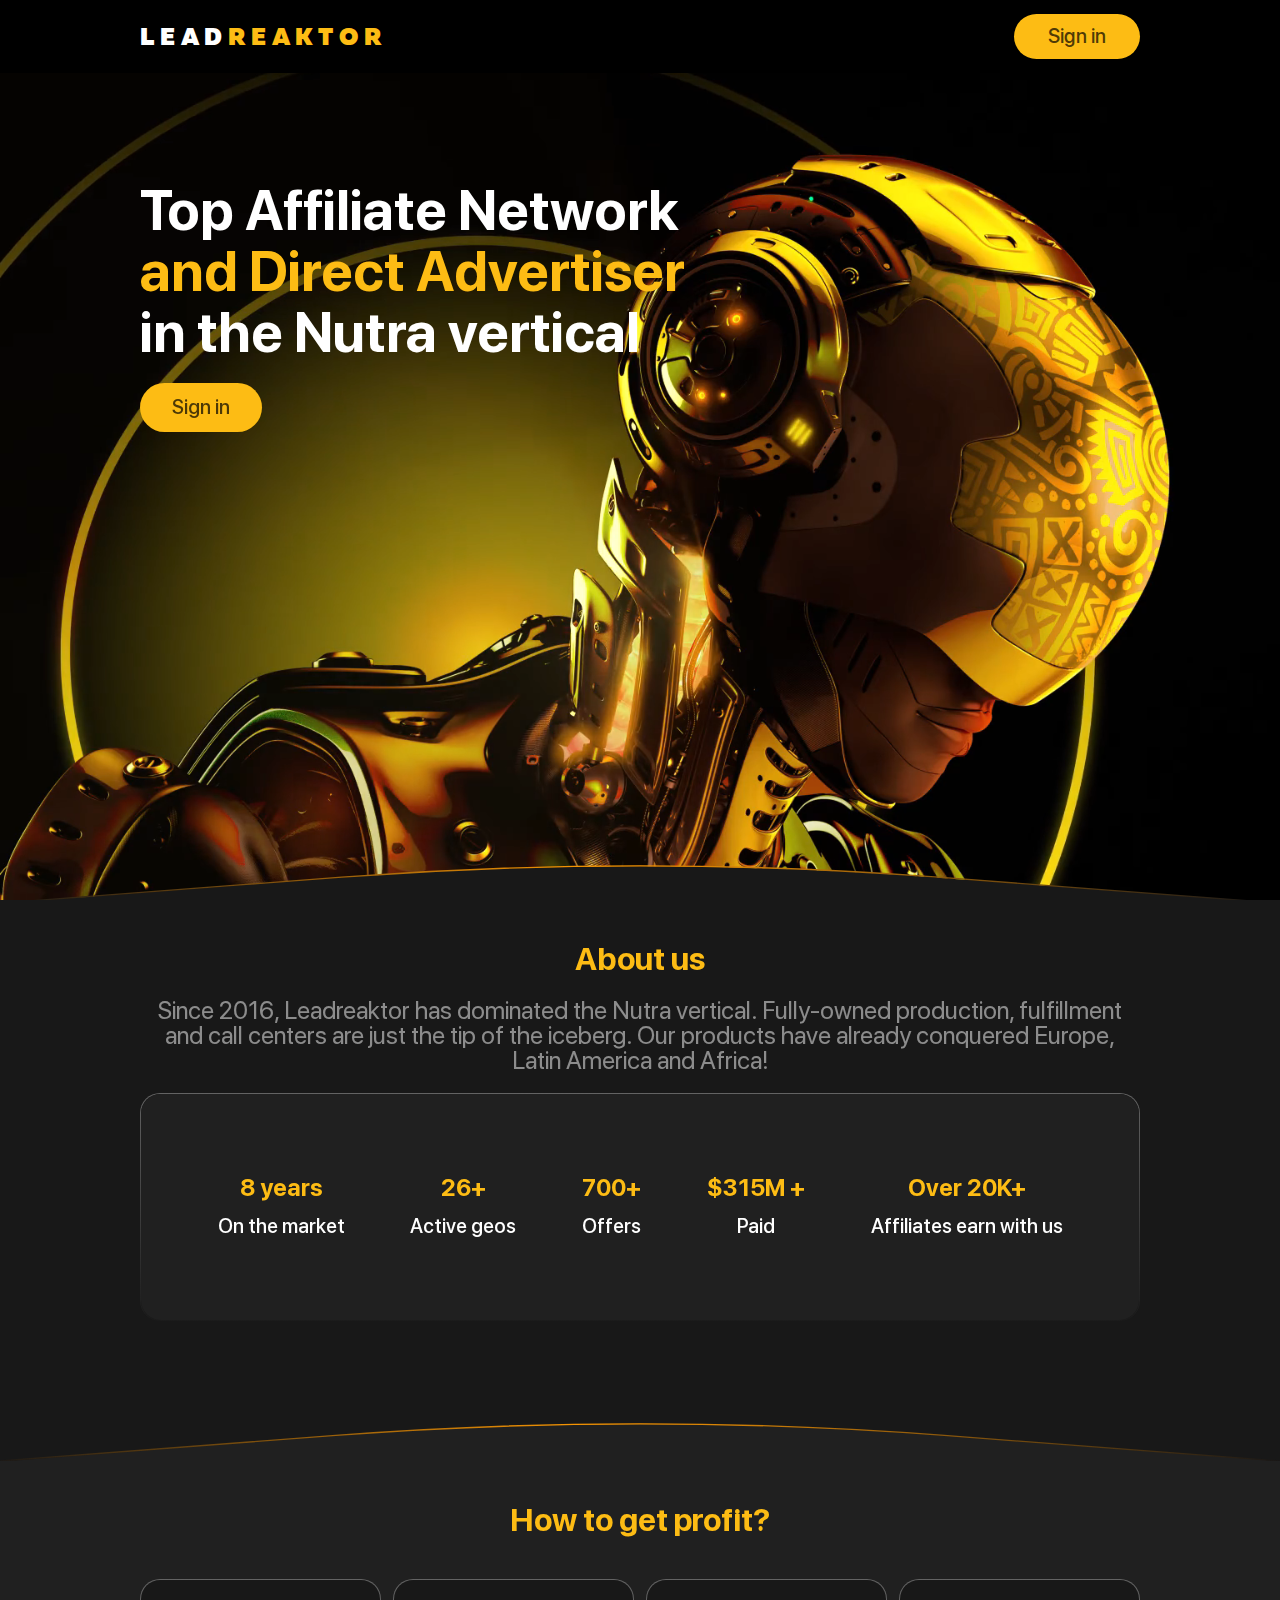
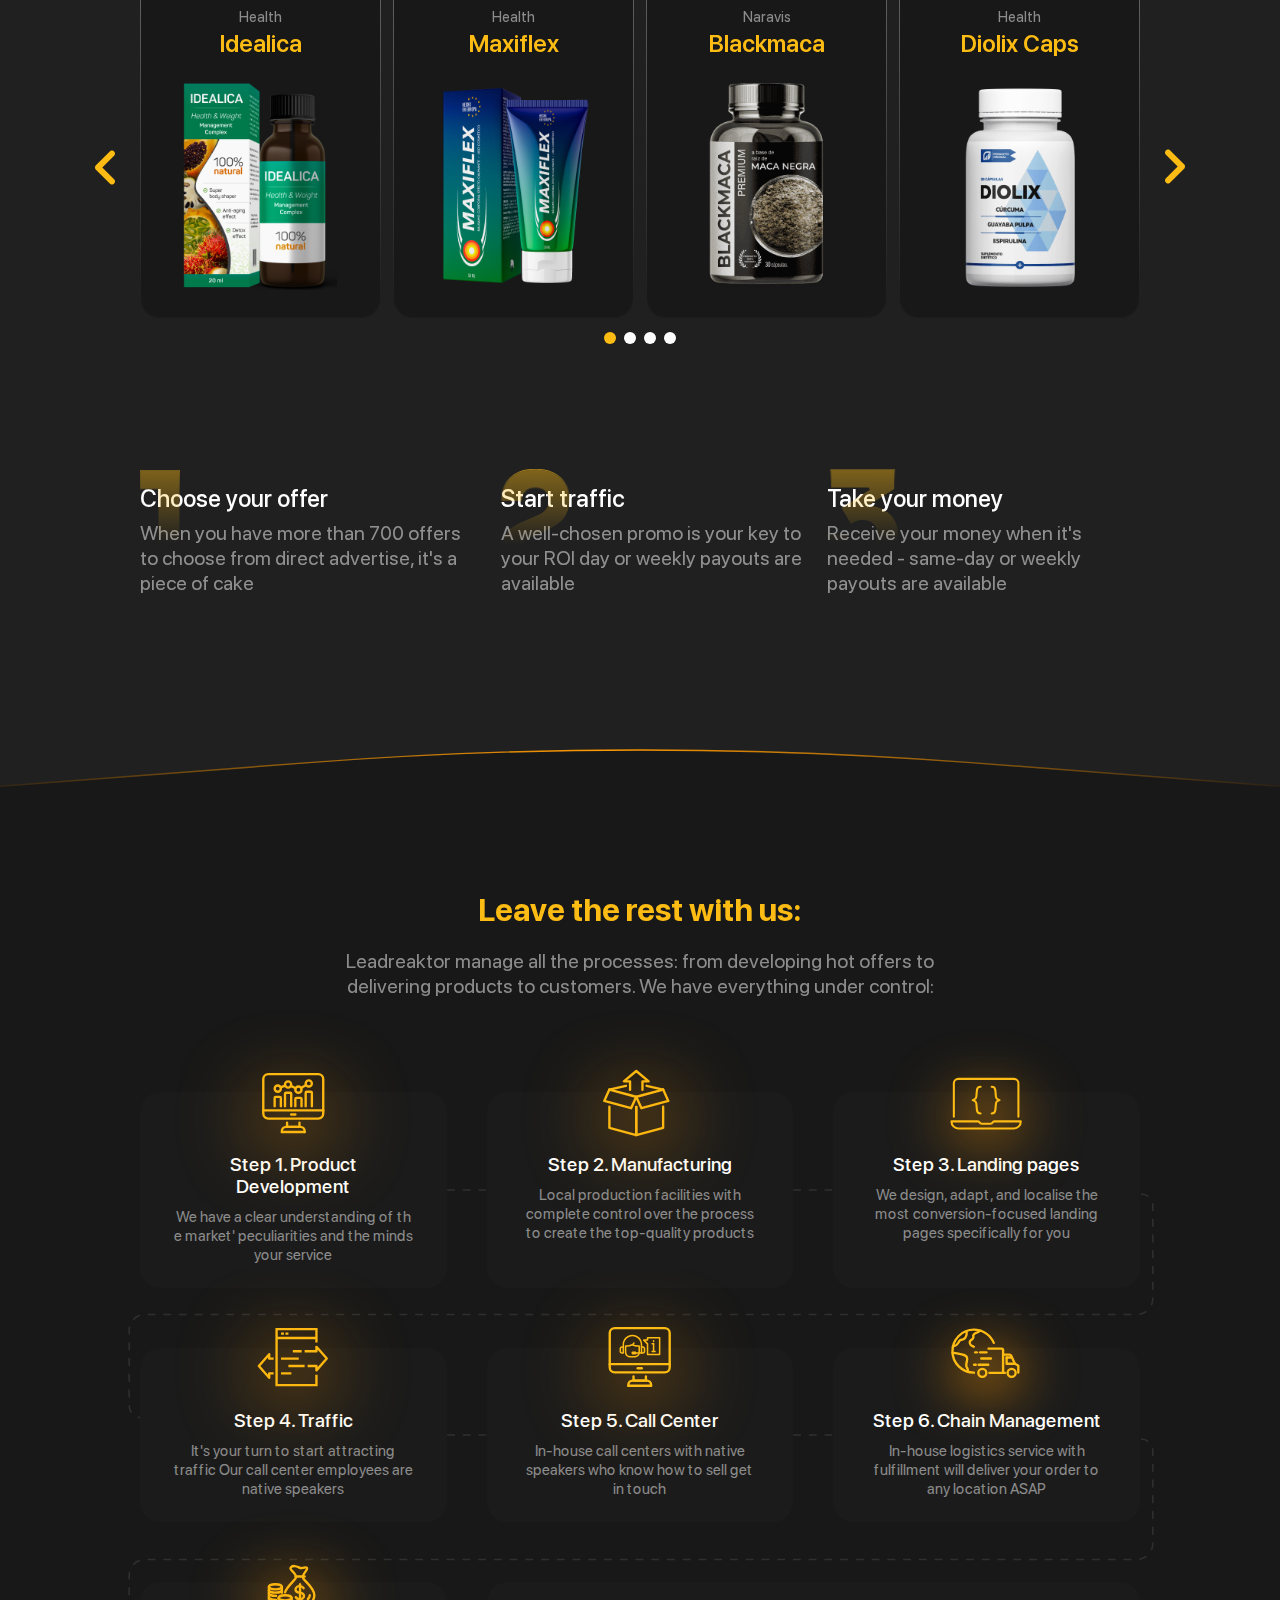
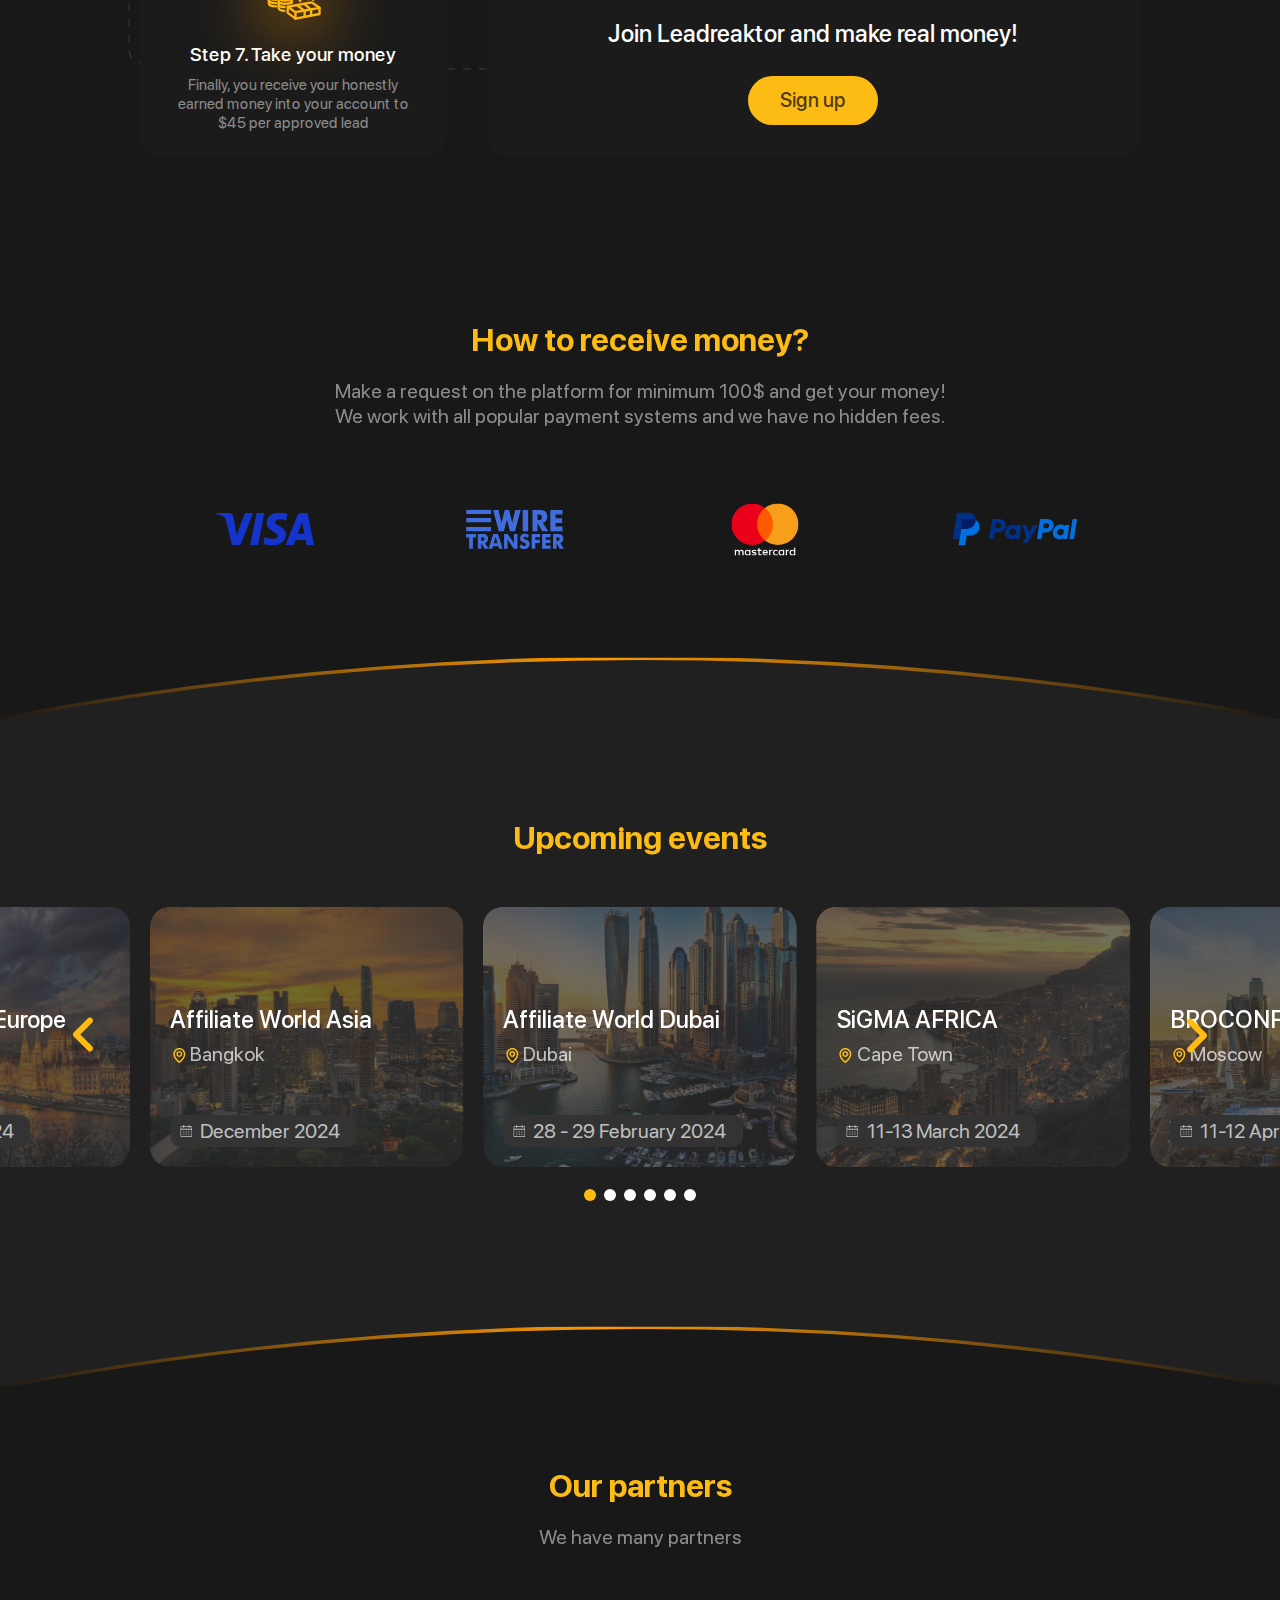
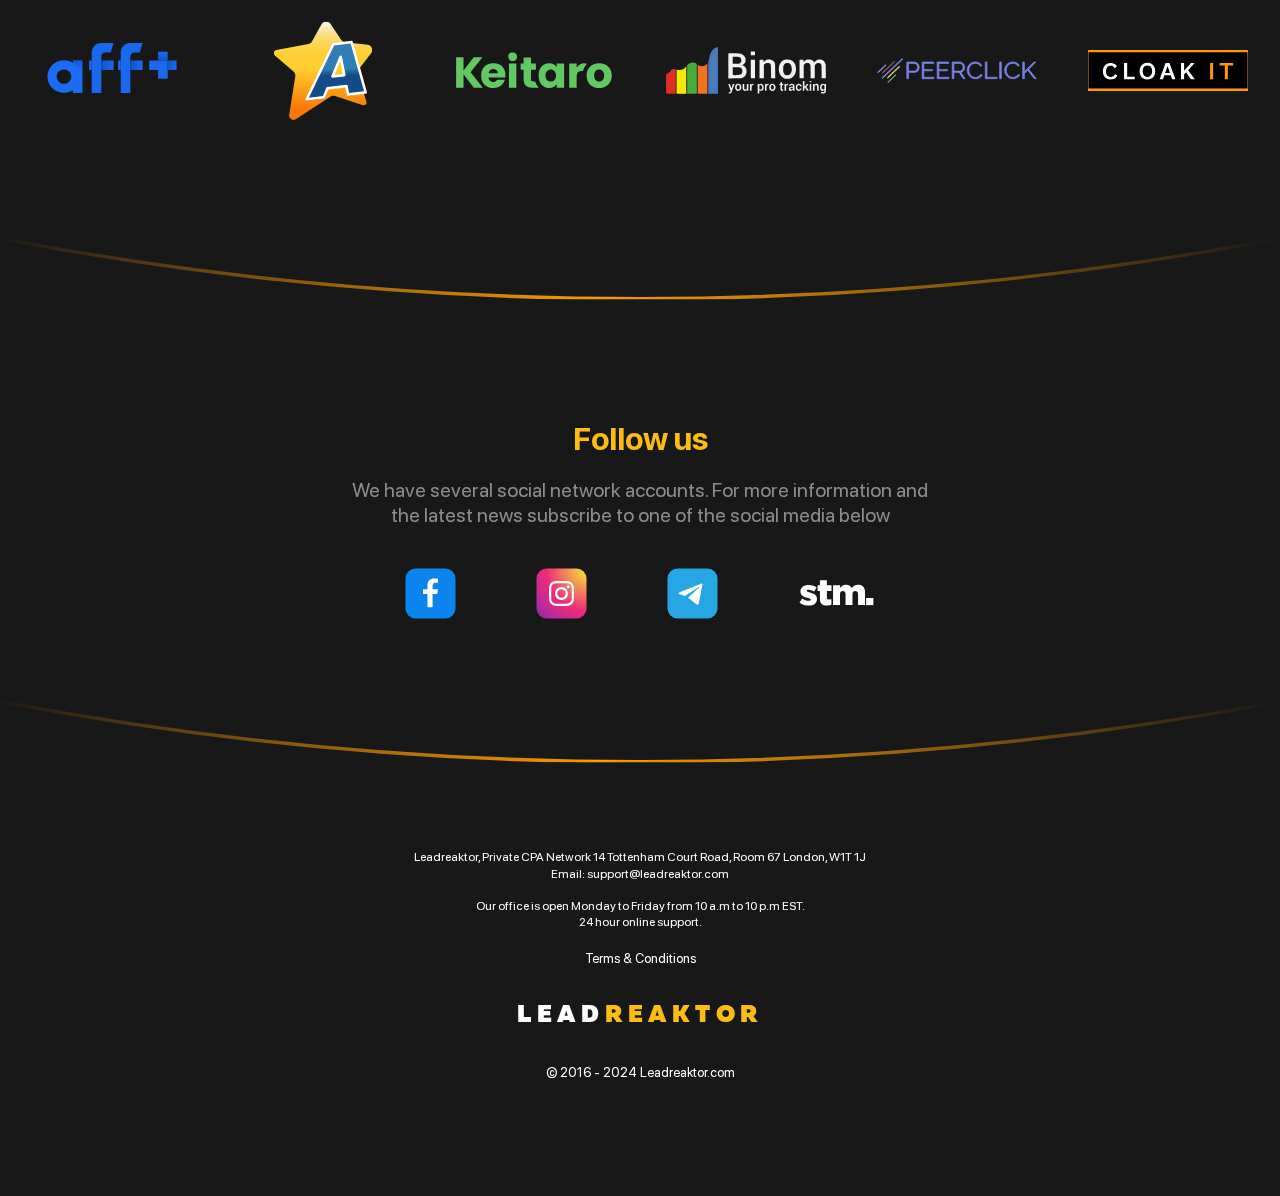
<file: index.html>
<!DOCTYPE html>
<html lang="en">
<head>
  <meta charset="UTF-8">
  <meta name="viewport" content="width=device-width, initial-scale=1.0">
  <title>Leadreaktor</title>
  <link rel="shortcut icon" href="favicon.ico" type="image/x-icon">
  <link rel="stylesheet" href="css/swiper.css">
  <link rel="stylesheet" href="css/normalize.css">
  <link rel="stylesheet" href="css/style.css?v=2">
</head>
<body class="body">
  <header class="body__header header">
    <div class="header__inner container">
      <a class="header__logo logo" href="#preview">LEAD<span>REAKTOR</span></a>

      <a class="header__button button button--yellow login-button" href="login.html"><span>Sign in</span></a>
    </div>
  </header>

  <main class="body__main main">
    <section class="main__preview preview" id="preview">
      <div class="preview__video-wrapper">
        <video class="preview__video" autoplay muted playsinline loop>
          <source src="video/preview.mp4" type="video/mp4">
        </video>
      </div>

      <script>
        document.addEventListener('DOMContentLoaded', function () {
  var videoElements = document.querySelectorAll('video');

  videoElements.forEach(function(videoElement) {
    videoElement.controls = false;

    videoElement.addEventListener('play', function () {
      this.controls = false;
    });

    videoElement.addEventListener('pause', function () {
      this.controls = false;
    });
  });
});

document.addEventListener('touchstart', () => {
    document.querySelectorAll('video').forEach(video => video.play())
})
      </script>
<!-- <script>
  /**
 * detect iOS/iPad/macOS Low Power Mode, Chromium Energy Saver Mode, and maybe future Firefox power saving mode
 * @async
 * @method detectPowerSavingMode
 * @returns {boolean|undefined} return `undefined` if not sure
 */
function detectPowerSavingMode() {
  // for iOS/iPadOS Safari, and maybe MacBook macOS Safari (not tested)
  if (/(iP(?:hone|ad|od)|Mac OS X)/.test(navigator.userAgent)) {
    // In Low Power Mode, cumulative delay effect happens on setInterval()
    return new Promise((resolve) => {
      let fps = 60;
      let interval = 1000 / fps;
      let numFrames = 30;
      let startTime = performance.now();
      let i = 0;
      let handle = setInterval(() => {
        if (i < numFrames) {
          i++;
          return;
        }
        clearInterval(handle);
        let actualInterval = (performance.now() - startTime) / numFrames;
        let ratio = actualInterval / interval; // 1.3x or more in Low Power Mode, 1.1x otherwise
        // alert(actualInterval+' '+interval);
        console.log(actualInterval, interval, ratio);
        resolve(ratio > 1.3);
      }, interval);
    });
  }
  // for Safari, Chromium, and maybe future Firefox
  return detectFrameRate().then((frameRate) => {
    // In Battery Saver Mode frameRate will be about 30fps or 20fps,
    // otherwise frameRate will be closed to monitor refresh rate (typically 60Hz)
    if (frameRate < 34) {
      return true;
    }
    // FIXME fallback to regard as Low Power Mode when battery power is low (down to 20%)
    else if (navigator.getBattery) {
      return navigator.getBattery().then((battery) => {
        return (!battery.charging && battery.level <= 0.2) ? true : false;
      });
    }
    return undefined;
  });
}

function detectFrameRate() {
  return new Promise((resolve) => {
    let numFrames = 30;
    let startTime = performance.now();
    let i = 0;
    let tick = () => {
      if (i < numFrames) {
        i++;
        requestAnimationFrame(tick);
        return;
      }
      let frameRate = numFrames / ((performance.now() - startTime) / 1000);
      resolve(frameRate);
    };
    requestAnimationFrame(() => {
      tick();
    });
  });
}
  
      
          detectPowerSavingMode().then((isPowerSavingMode) => {
              const videoElement = document.querySelector('video');
              if (!isPowerSavingMode) {
                
              }
          });
  </script> -->
  


      <div class="preview__inner container">
        <div class="preview__content">
          <h1 class="preview__title">Top Affiliate Network <span><br> and Direct Advertiser</span> <br> in the Nutra vertical</h1>
          <!-- <p class="preview__description">Your key to wealth</p> -->
  
          <ul class="preview__buttons-list">
            <li class="preview__buttons-item">
              <a class="button button--yellow login-button" href="login.html">Sign in</a>
            </li>
  
            <!-- <li class="preview__buttons-item">
              <a class="button button--black register-button" href="signup.html">Sign up</a>
            </li> -->
          </ul>
        </div>
      </div>
    </section>

    <section class="main__about about">
      <div class="about__inner container">
        <h2 class="about__title title">About us</h2>

        <p class="about__text text">
          Since 2016, Leadreaktor has dominated the Nutra vertical.<br class="desktop-br">
          Fully-owned production, fulfillment and call centers are just the tip of the iceberg.<br class="desktop-br">
          Our products have already conquered Europe, Latin America and Africa! 
        </p>

        <dl class="about__advantages">
          <div class="about__advantages-inner">
            <div class="about__advantages-item">
              <dt>8 years</dt>
              <dd>On the market</dd>
            </div>
  
            <div class="about__advantages-item">
              <dt>26+</dt>
              <dd>Active geos</dd>
            </div>
  
            <div class="about__advantages-item">
              <dt>700+</dt>
              <dd>Offers</dd>
            </div>
  
            <div class="about__advantages-item">
              <dt>$315M +</dt>
              <dd>Paid</dd>
            </div>
  
            <div class="about__advantages-item">
              <dt>Over 20K+</dt>
              <dd>Affiliates earn with us</dd>
            </div>
          </div>
        </dl>
      </div>
    </section>

    <section class="main__profit profit">
      <div class="profit__inner container">
        <h2 class="profit__title title">How to get profit?</h2>

       <div class="swiper__wrapper">
          <div class="swiper" id="offers-slider">
            <ul class="profit__offers-list offers-list swiper-wrapper">
              <li class="offers-list__item swiper-slide">
                <div class="offers-list__item-inner">
                  <p class="offers-list__category">Health</p>
                  <p class="offers-list__title">Idealica</p>
                  <img class="offers-list__image" src="img/idealica.png" alt="Idealica">
                </div>
              </li>
    
              <li class="offers-list__item swiper-slide">
                <div class="offers-list__item-inner">
                  <p class="offers-list__category">Health</p>
                  <p class="offers-list__title">Maxiflex</p>
                  <img class="offers-list__image" src="img/maxiflex.png" alt="Maxiflex">
                </div>
              </li>
    
              <li class="offers-list__item swiper-slide">
                <div class="offers-list__item-inner">
                  <p class="offers-list__category">Naravis</p>
                  <p class="offers-list__title">Blackmaca</p>
                  <img class="offers-list__image" src="img/blackmaca.png" alt="Blackmaca">
                </div>
              </li>
    
              <li class="offers-list__item swiper-slide">
                <div class="offers-list__item-inner">
                  <p class="offers-list__category">Health</p>
                  <p class="offers-list__title">Diolix Caps</p>
                  <img class="offers-list__image" src="img/diolix.png" alt="Diolix Caps">
                </div>
              </li>  

              <li class="offers-list__item swiper-slide">
                <div class="offers-list__item-inner">
                  <p class="offers-list__category">Health</p>
                  <p class="offers-list__title">Idealica</p>
                  <img class="offers-list__image" src="img/idealica.png" alt="Idealica">
                </div>
              </li>
    
              <li class="offers-list__item swiper-slide">
                <div class="offers-list__item-inner">
                  <p class="offers-list__category">Health</p>
                  <p class="offers-list__title">Maxiflex</p>
                  <img class="offers-list__image" src="img/maxiflex.png" alt="Maxiflex">
                </div>
              </li>
    
              <li class="offers-list__item swiper-slide">
                <div class="offers-list__item-inner">
                  <p class="offers-list__category">Naravis</p>
                  <p class="offers-list__title">Blackmaca</p>
                  <img class="offers-list__image" src="img/blackmaca.png" alt="Blackmaca">
                </div>
              </li>
    
              <li class="offers-list__item swiper-slide">
                <div class="offers-list__item-inner">
                  <p class="offers-list__category">Health</p>
                  <p class="offers-list__title">Diolix Caps</p>
                  <img class="offers-list__image" src="img/diolix.png" alt="Diolix Caps">
                </div>
              </li>  

              <li class="offers-list__item swiper-slide">
                <div class="offers-list__item-inner">
                  <p class="offers-list__category">Health</p>
                  <p class="offers-list__title">Idealica</p>
                  <img class="offers-list__image" src="img/idealica.png" alt="Idealica">
                </div>
              </li>
    
              <li class="offers-list__item swiper-slide">
                <div class="offers-list__item-inner">
                  <p class="offers-list__category">Health</p>
                  <p class="offers-list__title">Maxiflex</p>
                  <img class="offers-list__image" src="img/maxiflex.png" alt="Maxiflex">
                </div>
              </li>
    
              <li class="offers-list__item swiper-slide">
                <div class="offers-list__item-inner">
                  <p class="offers-list__category">Naravis</p>
                  <p class="offers-list__title">Blackmaca</p>
                  <img class="offers-list__image" src="img/blackmaca.png" alt="Blackmaca">
                </div>
              </li>
    
              <li class="offers-list__item swiper-slide">
                <div class="offers-list__item-inner">
                  <p class="offers-list__category">Health</p>
                  <p class="offers-list__title">Diolix Caps</p>
                  <img class="offers-list__image" src="img/diolix.png" alt="Diolix Caps">
                </div>
              </li>  

              <li class="offers-list__item swiper-slide">
                <div class="offers-list__item-inner">
                  <p class="offers-list__category">Health</p>
                  <p class="offers-list__title">Idealica</p>
                  <img class="offers-list__image" src="img/idealica.png" alt="Idealica">
                </div>
              </li>
    
              <li class="offers-list__item swiper-slide">
                <div class="offers-list__item-inner">
                  <p class="offers-list__category">Health</p>
                  <p class="offers-list__title">Maxiflex</p>
                  <img class="offers-list__image" src="img/maxiflex.png" alt="Maxiflex">
                </div>
              </li>
    
              <li class="offers-list__item swiper-slide">
                <div class="offers-list__item-inner">
                  <p class="offers-list__category">Naravis</p>
                  <p class="offers-list__title">Blackmaca</p>
                  <img class="offers-list__image" src="img/blackmaca.png"  alt="Blackmaca">
                </div>
              </li>
    
              <li class="offers-list__item swiper-slide">
                <div class="offers-list__item-inner">
                  <p class="offers-list__category">Health</p>
                  <p class="offers-list__title">Diolix Caps</p>
                  <img class="offers-list__image" src="img/diolix.png"  alt="Diolix Caps">
                </div>
              </li>  
            </ul>
  
            
            <div class="swiper-pagination"></div>
          </div>
          <button class="prev-slide-button swiper-button-prev" type="button"></button>
          <button class="next-slide-button swiper-button-next" type="button"></button>
       </div>

       <dl class="profit__advantages">
          <div class="profit__advantages-item">
            <dt>Choose your offer</dt>
            <dd>When you have more than 700 offers to choose from direct advertise, it's a piece of cake</dd>
          </div>

          <div class="profit__advantages-item">
            <dt>Start traffic</dt>
            <dd>A well-chosen promo is your key to your ROI day or weekly payouts are available</dd>
          </div>

          <div class="profit__advantages-item">
            <dt>Take your money</dt>
            <dd>Receive your money when it's needed - same-day or weekly payouts are available</dd>
          </div>
       </dl>
      </div>
    </section>

    <section class="main__steps steps">
      <div class="steps__inner container">
        <h2 class="steps__title title">Leave the rest with us:</h2>
  
        <p class="steps__description">Leadreaktor manage all the processes: from developing hot offers to delivering products to сustomers. We have everything under control:</p>
  
        <dl class="steps__cards">
          <div class="steps__card steps__card--small-line">
            <dt>Step 1.  Product Development</dt>
            <dd>We have a clear understanding of th
              e market' peculiarities and the minds your service</dd>
          </div>
  
          <div class="steps__card steps__card--small-line">
            <dt>Step 2.  Manufacturing</dt>
            <dd>Local production facilities with complete control over the process to create the top-quality products</dd>
          </div>
  
          <div class="steps__card steps__card--big-line">
            <dt>Step 3.  Landing pages</dt>
            <dd>We design, adapt, and localise the most conversion-focused landing pages specifically for you</dd>
          </div>
  
          <div class="steps__card steps__card--small-line">
            <dt>Step 4.  Traffic</dt>
            <dd>It's your turn to start attracting traffic Our call center employees are native speakers</dd>
          </div>
  
          <div class="steps__card steps__card--small-line">
            <dt>Step 5.  Call Center</dt>
            <dd>In-house call centers with native speakers who know how to sell get in touch</dd>
          </div>
  
          <div class="steps__card steps__card--big-line">
            <dt>Step 6.  Chain Management</dt>
            <dd>In-house logistics service with fulfillment will deliver your order to any location ASAP</dd>
          </div>
  
          <div class="steps__card steps__card--small-line">
            <dt>Step 7. Take your money</dt>
            <dd>Finally, you receive your honestly earned money into your account to $45 per approved lead</dd>
          </div>
  
          <div class="steps__card">
            <p>Join Leadreaktor and make real money!</p>
  
            <a class="button button--yellow register-button" href="signup.html">Sign up</a>
          </div>
        </dl>
      </div>
    </section>

    <section class="main__money money">
      <div class="money__inner container">
        <h2 class="money__title title">How to receive money?</h2>
  
        <p class="money__description">
          Make a request on the platform for minimum 100$ and get your money! We work with all popular payment systems and we have no hidden fees.
        </p>
  
        <ul class="money__list">
          <li class="money__item">
            <div>
              <img src="img/visa.svg" alt="Visa">
            </div>
          </li>
  
          <li class="money__item">
            <div>
              <img src="img/wire-transfer.svg" alt="Wire Transfer">
            </div>
          </li>
  
          <li class="money__item">
            <div>
              <img src="img/mastercard.svg" alt="Masrtercard">
            </div>
          </li>
  
          <li class="money__item">
            <div>
              <img src="img/paypal.svg" alt="PayPal">
            </div>
          </li>
        </ul>
      </div>
    </section>

    <section class="main__events events">
      <h2 class="events__title title">Upcoming events</h2>

      <div class="swiper__wrapper">
        <div class="swiper events__swiper-wrapper" id="events-slider">
          <ul class="events__list swiper-wrapper">
            <div class="swiper-slide">
              <li class="events__item events__item--dubai">
                <div class="events__item-inner">
                  <p class="events__name">Affiliate World Dubai</p>
                  <p class="events__location">Dubai</p>
                </div>
    
                <time class="events__date">28 - 29 February 2024</time>
              </li>
            </div>

            <div class="swiper-slide">
              <li class="events__item events__item--cape-town">
                <div class="events__item-inner">
                  <p class="events__name">SiGMA AFRICA</p>
                  <p class="events__location">Cape Town</p>
                </div>
    
                <time class="events__date">11-13 March 2024</time>
              </li>
            </div>
  
            <div class="swiper-slide">
              <li class="events__item events__item--moscow">
                <div class="events__item-inner">
                  <p class="events__name">BROCONF 3</p>
                  <p class="events__location">Moscow</p>
                </div>
    
                <time class="events__date">11-12 April 2024</time>
              </li>
            </div>
            <div class="swiper-slide">
              <li class="events__item events__item--yerevan">
                <div class="events__item-inner">
                  <p class="events__name">MAC</p>
                  <p class="events__location">Yerevan</p>
                </div>
    
                <time class="events__date">30-31 May 2024</time>
              </li>
            </div>

            <div class="swiper-slide">
              <li class="events__item events__item--budapest">
                <div class="events__item-inner">
                  <p class="events__name">Affiliate World Europe</p>
                  <p class="events__location">Budapest</p>
                </div>
    
                <time class="events__date">September 2024</time>
              </li>
            </div>

            <div class="swiper-slide">
              <li class="events__item events__item--bangkok">
                <div class="events__item-inner">
                  <p class="events__name">Affiliate World Asia</p>
                  <p class="events__location">Bangkok</p>
                </div>
    
                <time class="events__date">December 2024</time>
              </li>
            </div>

            
            
           
          </ul>
          <button class="prev-slide-button swiper-button-prev" type="button"></button>
          <button class="next-slide-button swiper-button-next" type="button"></button>
        </div>
        <div class="swiper-pagination"></div>
      </div>
    </section>

     <section class="main__partners partners">
      <div class="partners__inner container">
        <h2 class="partners__title title">Our partners</h2>

        <p class="partners__description">We have many partners </p>
  
        <ul class="partners__list">
          <li class="partners__list-item">
            <img src="img/aff-logo.svg" alt="Aff+ Logo">
          </li>

          <li class="partners__list-item">
            <img src="img/a-logo.svg" alt="A Logo">
          </li>

          <li class="partners__list-item">
            <img src="img/keitaro-logo.svg" alt="Keitaro Logo">
          </li>

          <li class="partners__list-item">
            <img src="img/binom-logo.svg" alt="Binom your pro tracking Logo">
          </li>

          <li class="partners__list-item">
            <img src="img/peerclick-logo.svg" alt="Peerclick Logo">
          </li>

          <li class="partners__list-item">
            <img src="img/cloak-it-logo.svg" alt="Cloak IT Logo">
          </li>
        </ul>
      </div>
    </section>

    <section class="main__socials socials">
      <div class="socials__inner container">
        <h2 class="socials__title title">Follow us</h2>

        <p class="socials__description">We have several social network accounts. For more information and the latest news subscribe to one of the social media below</p>

        <ul class="socials__list">
          <li class="socials__item">
            <a class="socials__link" href="https://www.facebook.com/leadreaktor" target="_blank">
              <img src="img/facebook.svg" alt="Facebook Logo">
            </a>
          </li>

          <li class="socials__item">
            <a class="socials__link" href="https://www.instagram.com/leadreaktor.team/" target="_blank">
              <img src="img/instagram.svg" alt="Instagram Logo">
            </a>
          </li>

          <li class="socials__item">
            <a class="socials__link" href="https://t.me/leadreaktor_cpa" target="_blank">
              <img src="img/telegram.svg" alt="Telegram Logo">
            </a>
          </li>

          <li class="socials__item">
            <a class="socials__link" href="https://affiliateworldforum.com/forum/threads/leadreaktor-com-nutra-direct-advertiser-cod-cpa-latam-europe-africa.55155/" target="_blank">
              <img src="img/stm.svg" alt="stm. Logo">
            </a>
          </li>
        </ul>
      </div>
    </section>
  </main>

  <footer class="body__footer footer">
    <div class="footer__inner container">
      <address class="footer__address">
        <p>Leadreaktor, Private CPA Network 14 Tottenham Court Road, Room 67 London, W1T 1J</p>
        <p>
          Email: <a href="mailto:support@leadreaktor.com">support@leadreaktor.com</a>
        </p>
      </address>

      <p class="footer__office">Our office is open Monday to Friday from 10 a.m to 10 p.m EST.</p>

      <p class="footer__support">24 hour online support.</p>

      <p class="footer__terms"><a href="terms.html" target="_blank">Terms & Conditions</a></p>

      <a class="footer__logo logo" href="#preview">LEAD<span>REAKTOR</span></a>

      <p class="footer__years">© 2016 - 2024 Leadreaktor.com</p>
    </div>
  </footer>

  <script src="js/swiper/swiper-bundle.min.js"></script>
  <script src="js/main.js" type="module"></script>
</body>
</html>
</file>
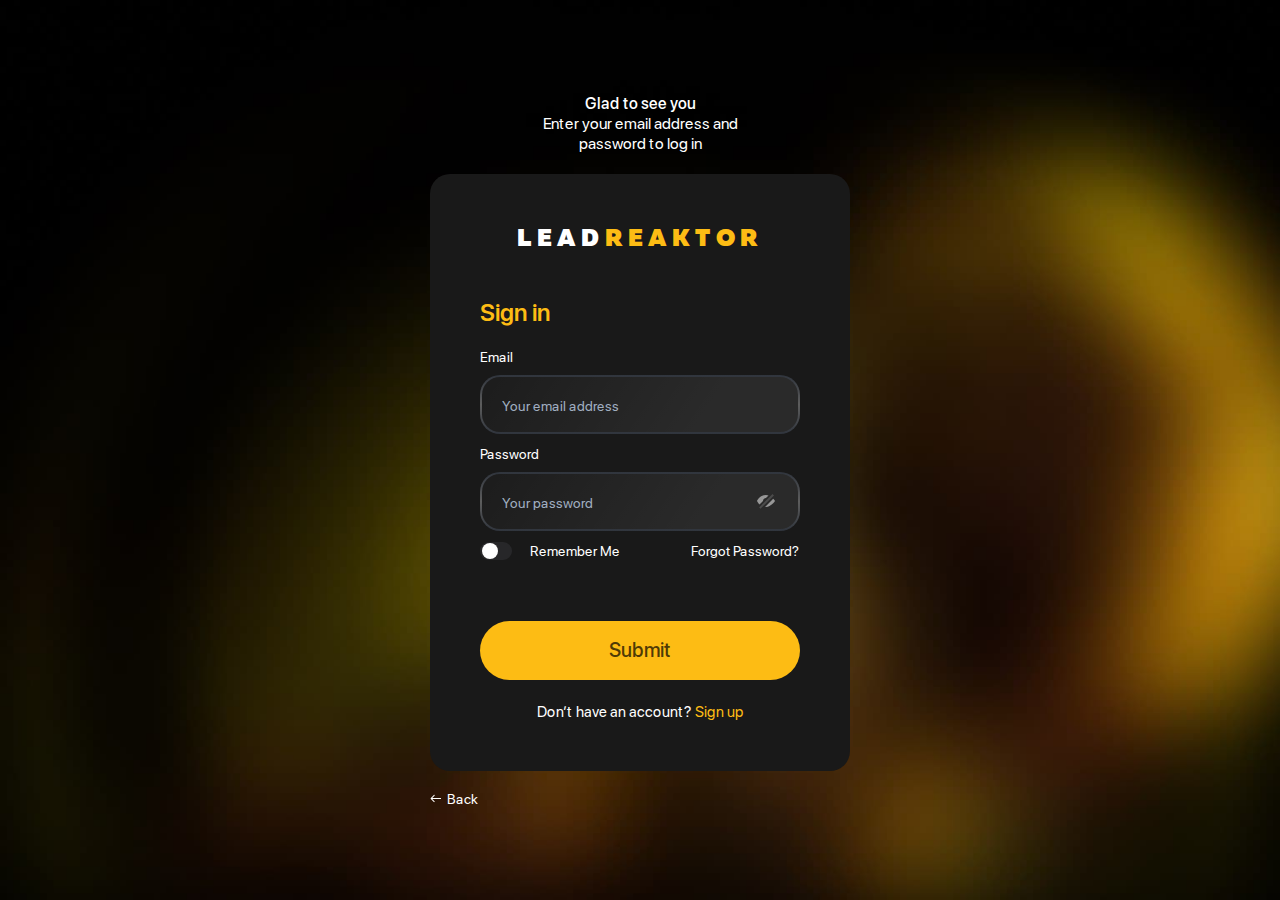
<file: login.html>
<!DOCTYPE html>
<html lang="en">
<head>
  <meta charset="UTF-8">
  <meta name="viewport" content="width=device-width, initial-scale=1.0">
  <title>Leadreaktor - Sign in</title>
  <link rel="shortcut icon" href="img/favicon.png" type="image/x-icon">
  <link rel="stylesheet" href="css/swiper.css">
  <link rel="stylesheet" href="css/normalize.css">
  <link rel="stylesheet" href="css/style.css">
</head>
<body class="body login-register-body" style="background-color: #181818">
  <div class="popup-overlay">


    <div class="popup-blur">
      <section class="popup popup--login">
        <p class="popup__top-text">
          <span>Glad to see you</span> <br>
          Enter your email address and password to log in
        </p>
  
        <div class="popup__inner">
          <p class="popup__logo logo">LEAD<span>REAKTOR</span></p>
  
          <form class="popup__form form" id="login-form" action="#" method="POST">
            <fieldset class="form__fieldset">
              <legend class="form__legend">
                <h2>Sign in</h2>
              </legend>
  
              <ul class="form__list">
                <li class="form__list-item">
                  <label class="form__label" for="login-email">Email</label>
  
                  <div class="form__input-border">
                    <div class="form__input-wrapper">
                      <input class="form__input" id="login-email" type="email" placeholder="Your email address" required>
                    </div>
                  </div>
                </li>
  
                <li class="form__list-item">
                  <label class="form__label" for="login-password">Password</label>
                  <div class="form__input-border">
                    <div class="form__input-wrapper">
                      <input class="form__input form__input--password" id="login-password" type="password" placeholder="Your password" required>
    
                      <button class="form__show-password-button" id="show-login-password" type="button" aria-label="Show password"></button>
                    </div>
                  </div>
                </li>
              </ul>
  
              <div class="form__inner">
                <div class="remember-checkbox-wrapper">
                  <input class="form__checkbox visually-hidden" id="form-checkbox" type="checkbox">
                  <label class="form__label checkbox-label" for="form-checkbox">Remember Me</label>
                </div>
  
                <button class="forgot form__label" type="button">Forgot Password?</button>
              </div>
            </fieldset>
  
            <div class="g-recaptcha" data-sitekey="0000000000000000000000"></div>
  
            <button class="form__submit button button--yellow" type="submit">Submit</button>
          </form>
  
          <p class="popup__bottom">Don’t have an account?  <a class="register-button" href="signup.html">Sign up</a></p>
        </div>
  
        <a class="popup__close-button" href="index.html">
          <svg width="11" height="9" viewBox="0 0 11 9" fill="none" xmlns="http://www.w3.org/2000/svg">
            <path d="M0.646446 4.14645C0.451184 4.34171 0.451184 4.65829 0.646446 4.85355L3.82843 8.03553C4.02369 8.2308 4.34027 8.2308 4.53553 8.03553C4.7308 7.84027 4.7308 7.52369 4.53553 7.32843L1.70711 4.5L4.53553 1.67157C4.7308 1.47631 4.7308 1.15973 4.53553 0.964466C4.34027 0.769204 4.02369 0.769204 3.82843 0.964466L0.646446 4.14645ZM11 4L1 4V5L11 5V4Z" fill="white"/>
            </svg>
          Back
        </a>
      </section>
  
      <section class="popup popup--recovery">
        <div class="popup__inner">
          <p class="popup__logo logo">LEAD<span>REAKTOR</span></p>
  
          <form class="popup__form form" id="recovery-form" action="#" method="POST">
            <fieldset class="form__fieldset">
              <legend class="form__legend">
                <h2>Account recovery</h2>
              </legend>
  
              <p class="recovery-description">
                To protect your account, we need to make sure it's really you trying to log in.
              </p>
  
              <ul class="form__list">
                <li class="form__list-item">
                  <label class="form__label" for="register-email">Email</label>
  
                  <div class="form__input-border">
                    <div class="form__input-wrapper">
                      <input class="form__input" id="revovery-email" type="email" placeholder="Your email address" required>
                    </div>
                  </div>
                </li>
              </ul>
            </fieldset>
  
            <button class="form__submit button button--yellow" type="submit">Recovery</button>
          </form>
        </div>
  
        <button class="popup__close-button" id="recovery-back-button" type="button">
          <svg width="11" height="9" viewBox="0 0 11 9" fill="none" xmlns="http://www.w3.org/2000/svg">
            <path d="M0.646446 4.14645C0.451184 4.34171 0.451184 4.65829 0.646446 4.85355L3.82843 8.03553C4.02369 8.2308 4.34027 8.2308 4.53553 8.03553C4.7308 7.84027 4.7308 7.52369 4.53553 7.32843L1.70711 4.5L4.53553 1.67157C4.7308 1.47631 4.7308 1.15973 4.53553 0.964466C4.34027 0.769204 4.02369 0.769204 3.82843 0.964466L0.646446 4.14645ZM11 4L1 4V5L11 5V4Z" fill="white"/>
            </svg>
          Back
          </button>
      </section>
    </div>
  </div>

  <script src="js/popup.js"></script>
  <script src="js/form.js"></script>
  <script src="https://www.google.com/recaptcha/api.js"></script>

  <script>
    const loginEmailInput = document.querySelector('#login-email');
    loginEmailInput.value = localStorage.getItem('email');
  </script>
</body>
</html>
</file>
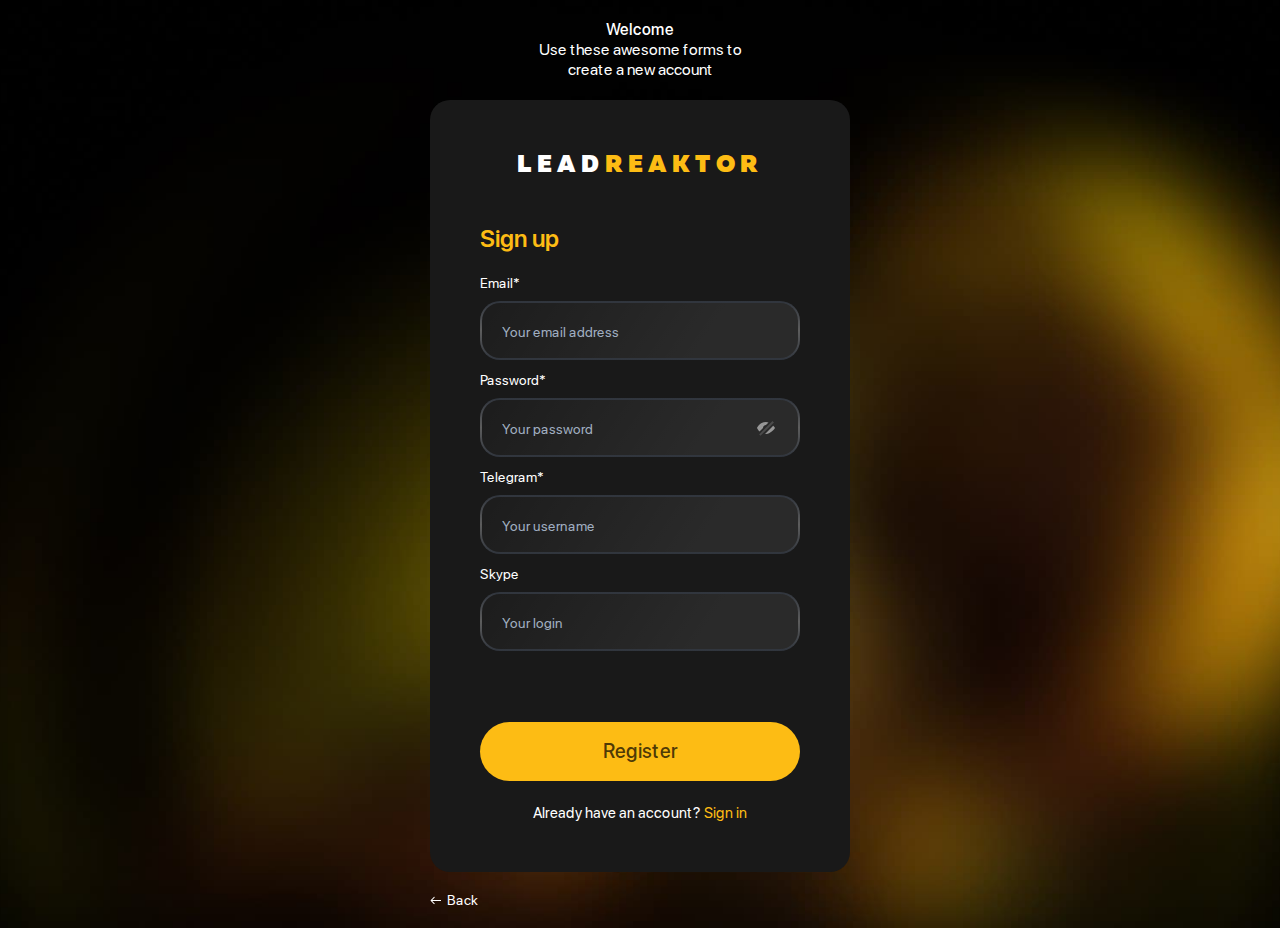
<file: signup.html>
<!DOCTYPE html>
<html lang="en">
<head>
  <meta charset="UTF-8">
  <meta name="viewport" content="width=device-width, initial-scale=1.0">
  <title>Leadreaktor - Sign Up</title>
  <link rel="shortcut icon" href="img/favicon.png" type="image/x-icon">
  <link rel="stylesheet" href="css/swiper.css">
  <link rel="stylesheet" href="css/normalize.css">
  <link rel="stylesheet" href="css/style.css">
</head>
<body class="body login-register-body" style="background-color: #181818">
  <div class="popup-overlay">
    <div class="popup-blur">
      <section class="popup popup--register">
        <p class="popup__top-text">
          <span>Welcome</span> <br>
          Use these awesome forms to<br> create a new account
        </p>
  
        <div class="popup__inner">
          <p class="popup__logo logo">LEAD<span>REAKTOR</span></p>
  
          <form class="popup__form form" id="register-form" action="#" method="POST">
            <fieldset class="form__fieldset">
              <legend class="form__legend">
                <h2>Sign up</h2>
              </legend>
  
              <ul class="form__list">
                <li class="form__list-item">
                  <label class="form__label" for="register-email">Email*</label>
  
                  <div class="form__input-border">
                    <div class="form__input-wrapper">
                      <input class="form__input" id="register-email" type="email" placeholder="Your email address" required>
                    </div>
                  </div>
                </li>
  
                <li class="form__list-item">
                  <label class="form__label" for="register-password">Password*</label>
                  <div class="form__input-border">
                    <div class="form__input-wrapper">
                      <input class="form__input form__input--password" id="register-password" type="password" placeholder="Your password" required>
    
                      <button class="form__show-password-button show-register-password"  id="show-register-password" type="button" aria-label="Show password"></button>
                    </div>
                  </div>
                </li>
  
                <li class="form__list-item">
                  <label class="form__label" for="register-telegram">Telegram*</label>
  
                  <div class="form__input-border">
                    <div class="form__input-wrapper">
                      <input class="form__input" id="register-telegram" type="text" placeholder="Your username" required>
                    </div>
                  </div>
                </li>
  
                <li class="form__list-item">
                  <label class="form__label" for="register-skype">Skype</label>
  
                  <div class="form__input-border">
                    <div class="form__input-wrapper">
                      <input class="form__input" id="register-skype" type="text" placeholder="Your login">
                    </div>
                  </div>
                </li>
              </ul>
            </fieldset>
  
            <div class="g-recaptcha" data-sitekey="0000000000000000000000"></div>
  
            <button class="form__submit button button--yellow" type="submit">Register</button>
          </form>
  
          <p class="popup__bottom">Already have an account?  <a class="login-button" href="login.html">Sign in</a></p>
        </div>
  
        <a class="popup__close-button" href="index.html">
          <svg width="11" height="9" viewBox="0 0 11 9" fill="none" xmlns="http://www.w3.org/2000/svg">
            <path d="M0.646446 4.14645C0.451184 4.34171 0.451184 4.65829 0.646446 4.85355L3.82843 8.03553C4.02369 8.2308 4.34027 8.2308 4.53553 8.03553C4.7308 7.84027 4.7308 7.52369 4.53553 7.32843L1.70711 4.5L4.53553 1.67157C4.7308 1.47631 4.7308 1.15973 4.53553 0.964466C4.34027 0.769204 4.02369 0.769204 3.82843 0.964466L0.646446 4.14645ZM11 4L1 4V5L11 5V4Z" fill="white"/>
            </svg>
          Back
        </a>
      </section>
    </div>
  </div>
  
  <script src="js/popup.js"></script>
  <script src="js/form.js"></script>
  <script src="https://www.google.com/recaptcha/api.js"></script>
</body>
</html>
</file>
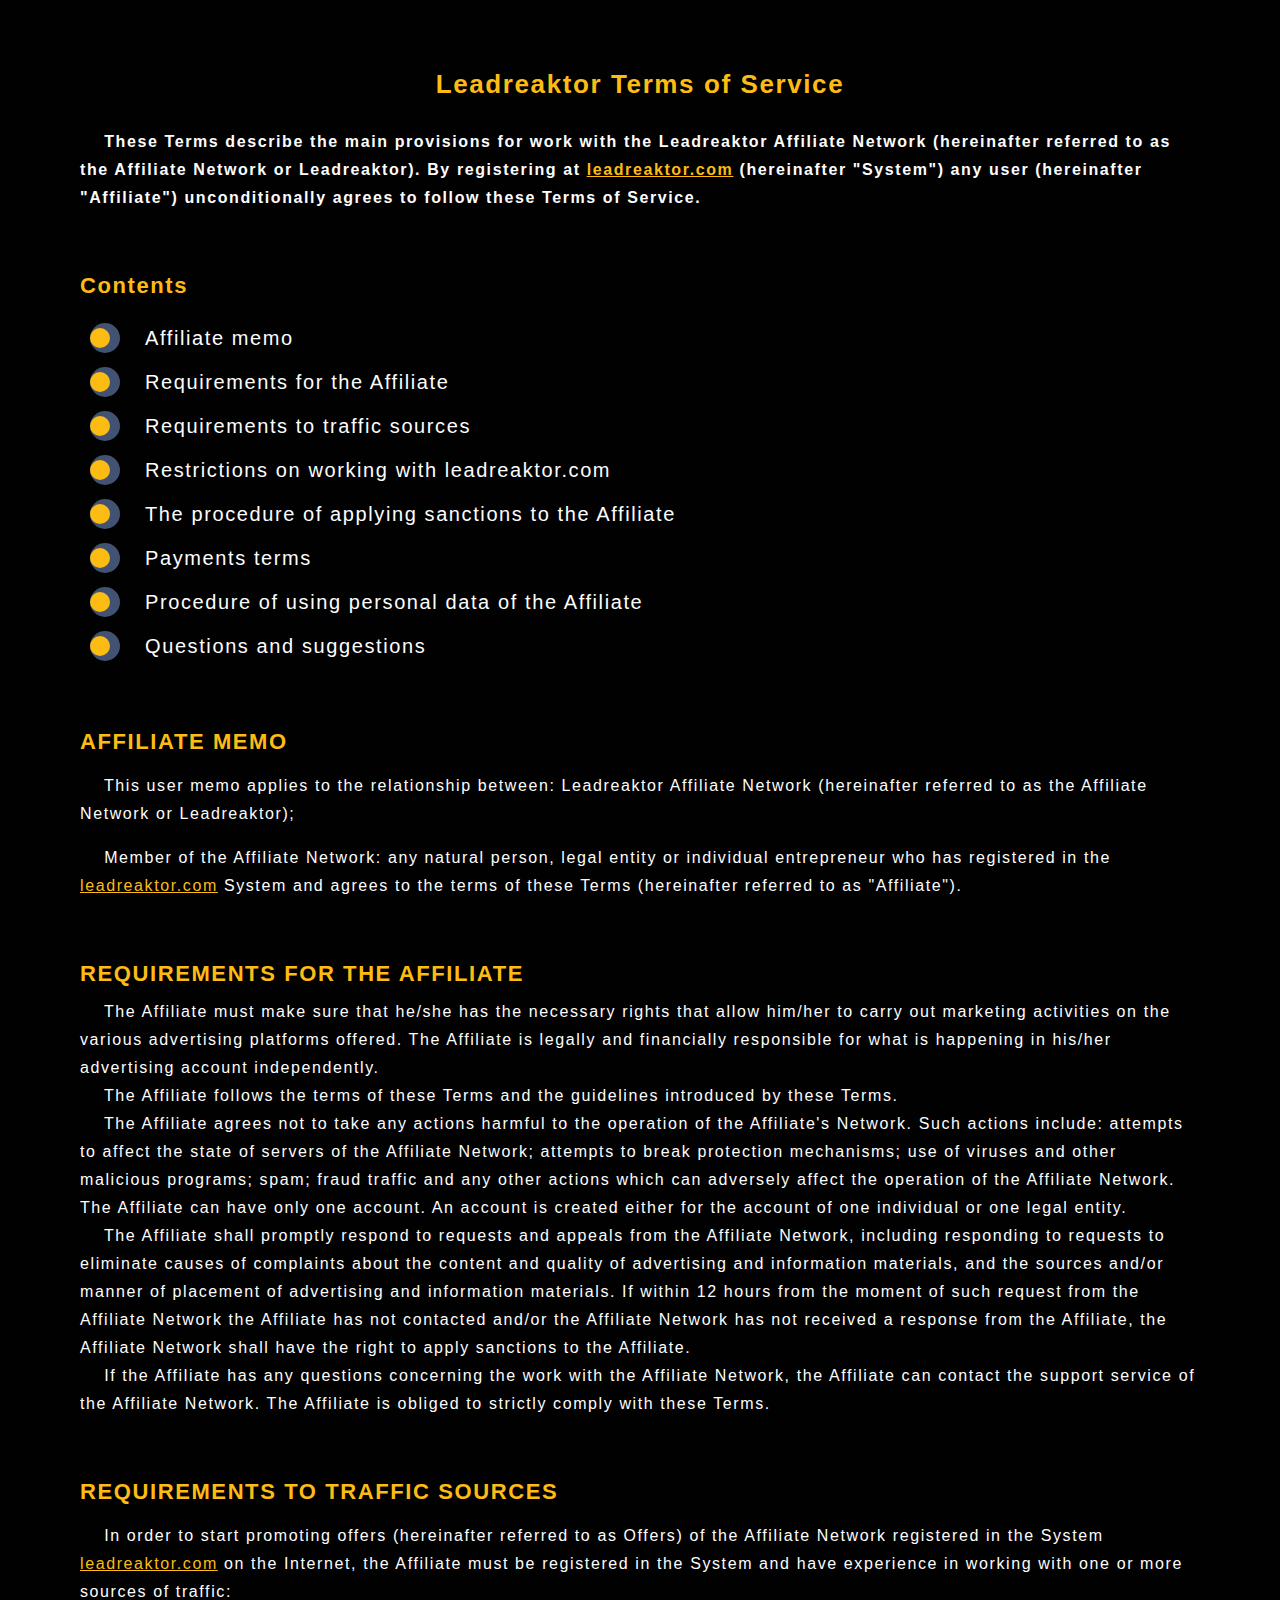
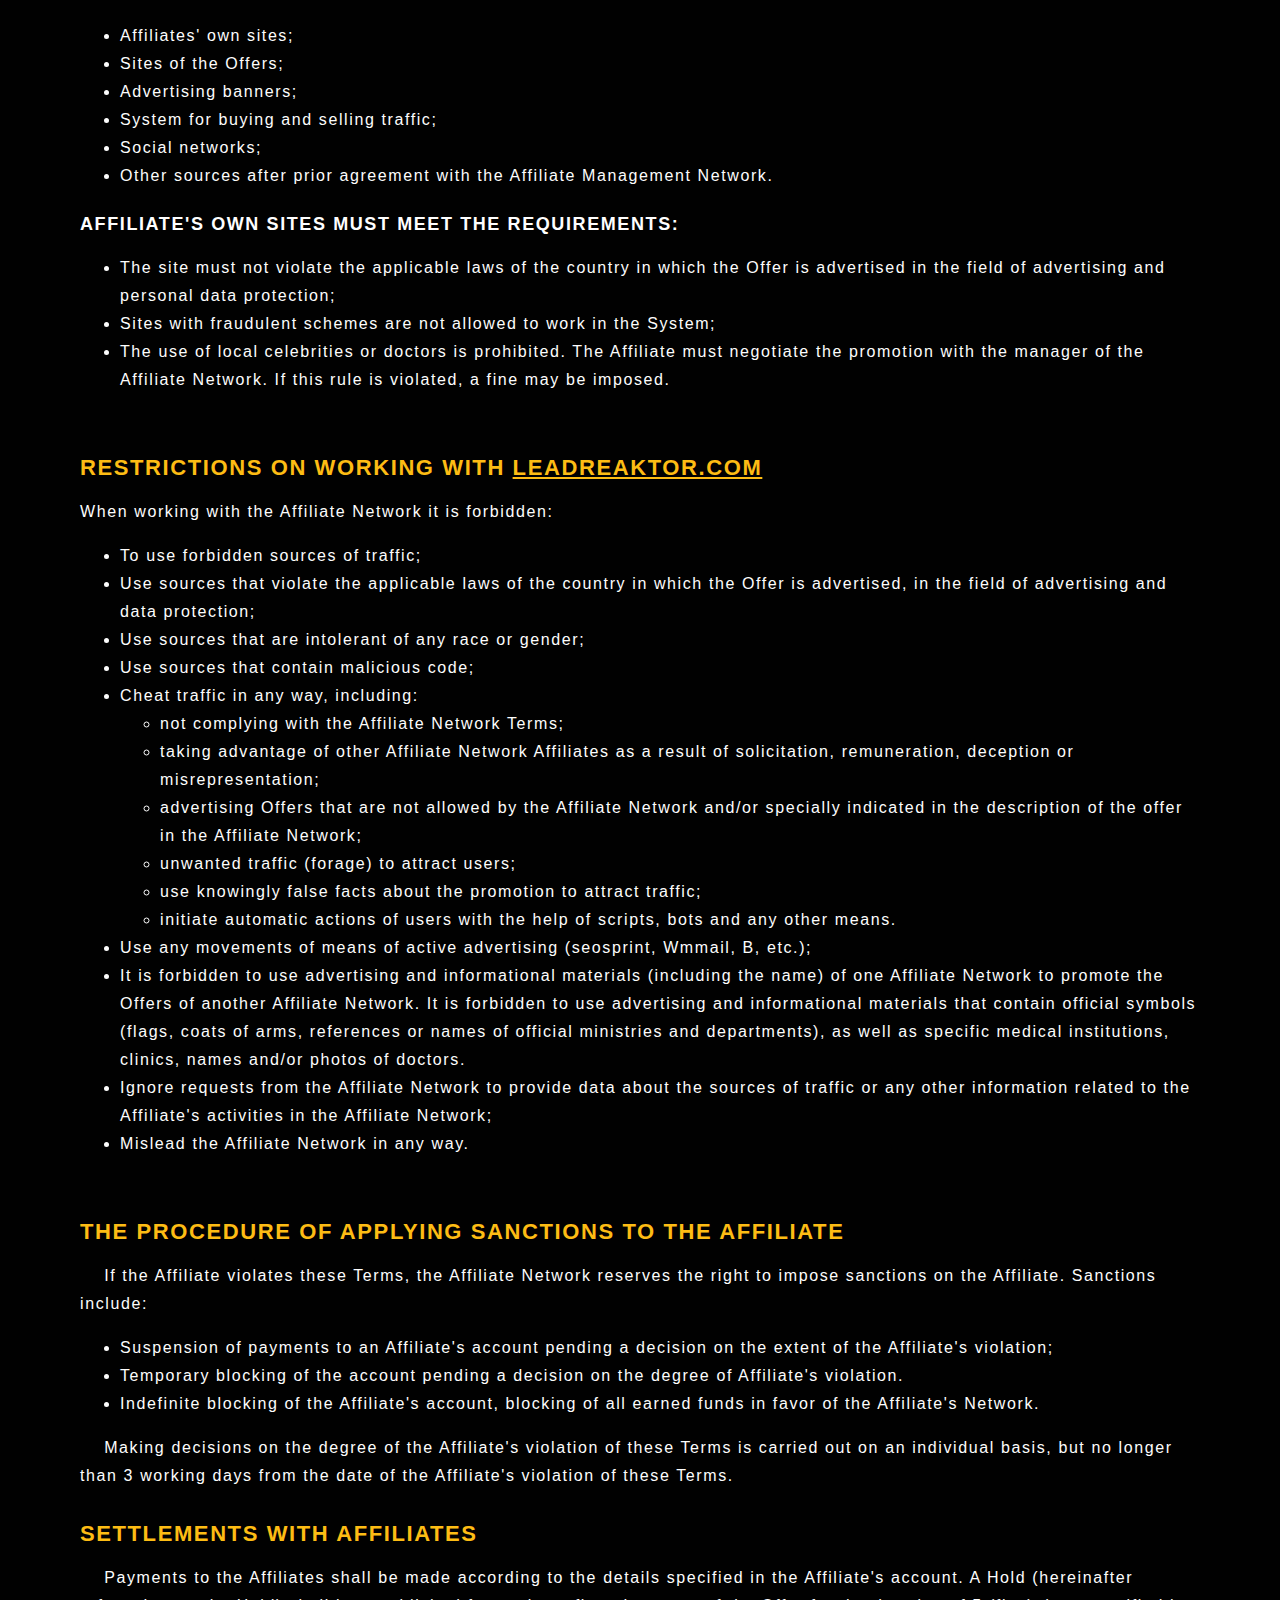
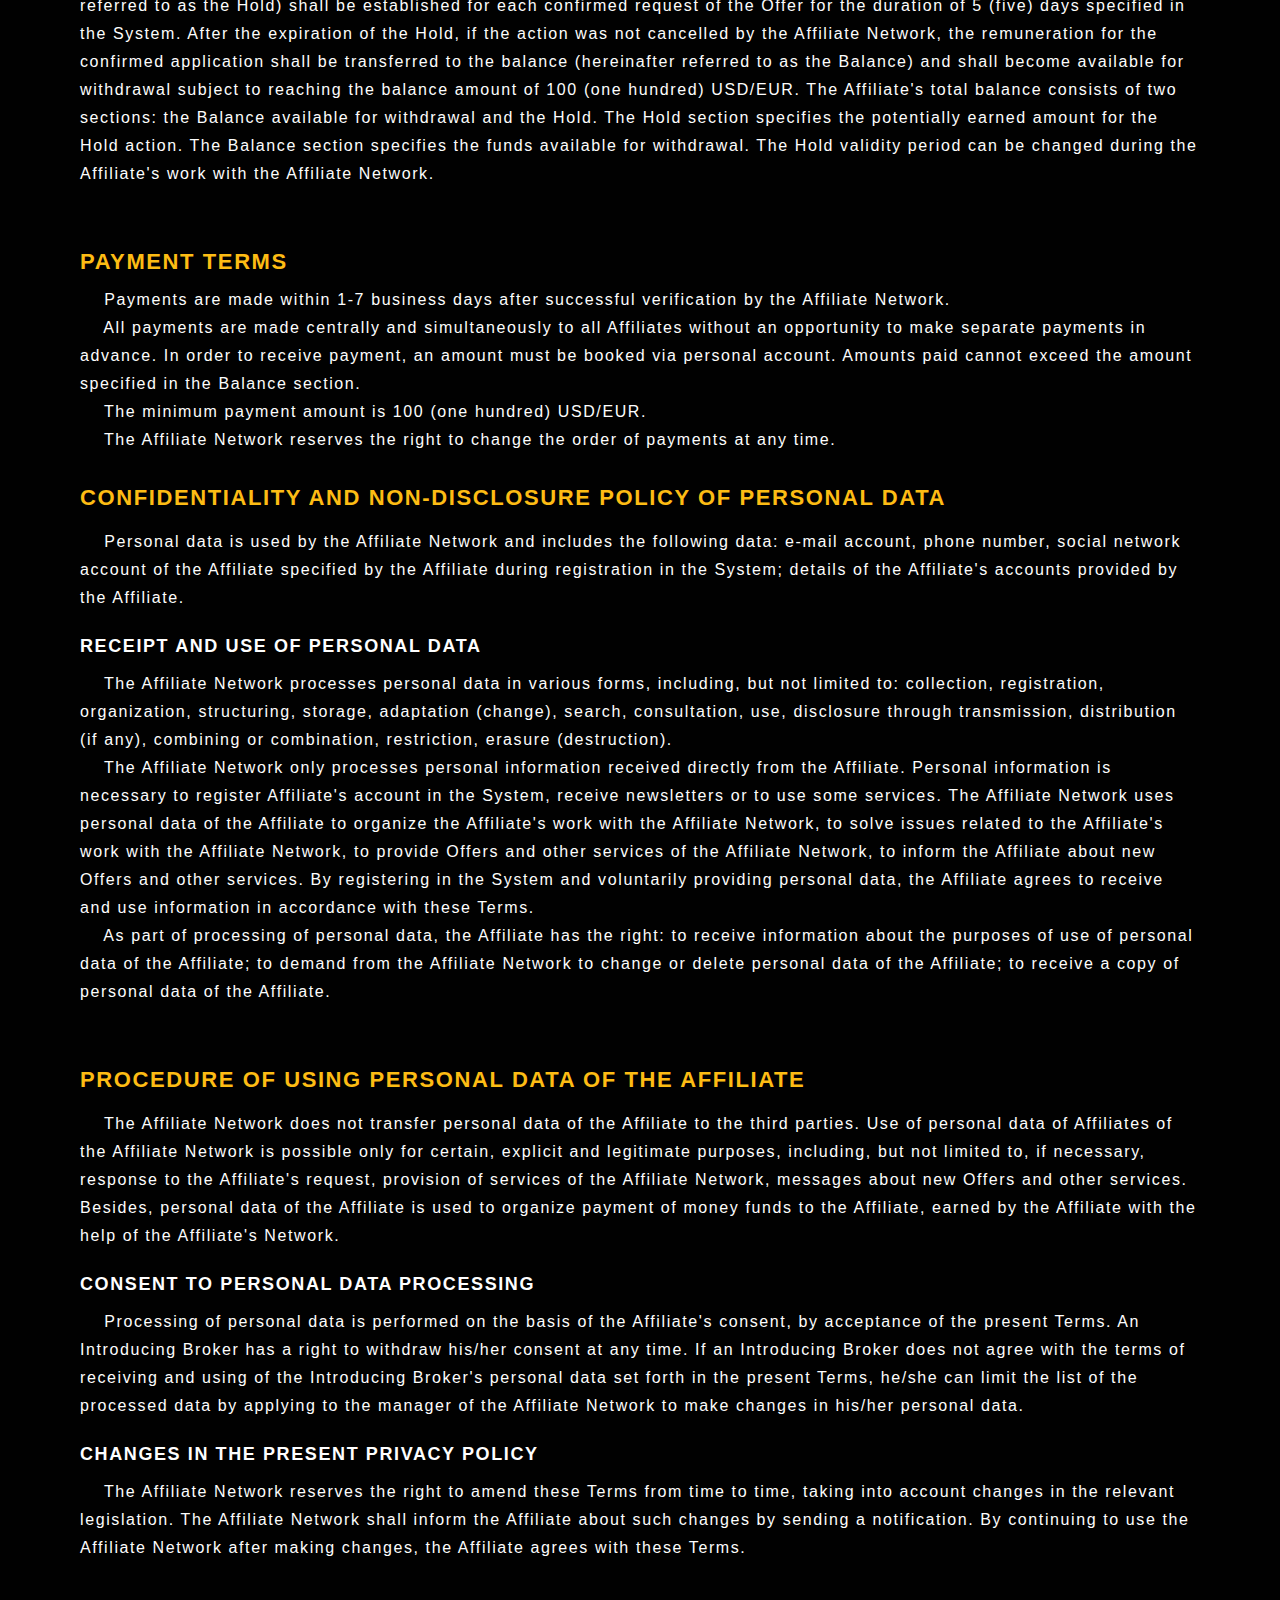
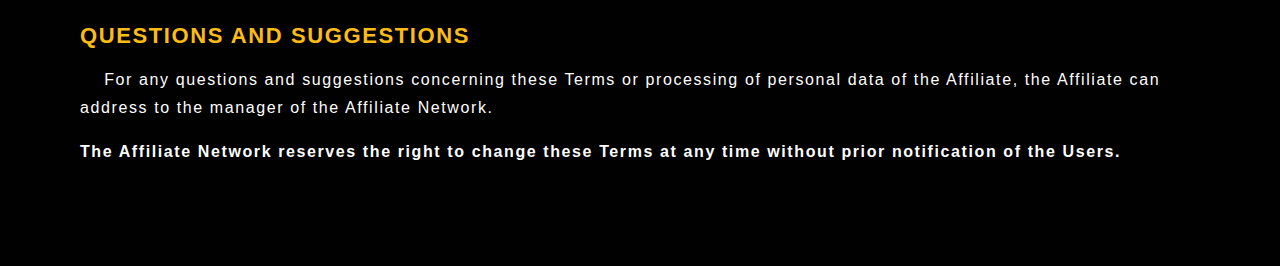
<file: terms.html>
<!DOCTYPE html><html lang="en"><head>
      <meta charset="utf-8">
      <meta name="viewport" content="width=device-width, initial-scale=1.0, maximum-scale=1.0, user-scalable=no">
      <meta http-equiv="X-UA-Compatible" content="IE=edge,chrome=1">
      <title>Leadreaktor Terms of use</title>
      <link rel="shortcut icon" href="img/favicon.png" type="image/x-icon">
      <style>
         body {
            background-color: #010101;
            margin: 0;
            font-family: Arial, sans-serif;
            font-size: 16px;
            font-weight: 400;
            line-height: 28px;
            letter-spacing: 0.1em;
            color: #FDFDFD;
            min-width: 320px;
            height: 100%;
         }
         main {
            padding: 40px 80px;
         }
         h1 {
            text-align: center;
            font-size: 26px;
            font-weight: bold;
            color: #FDBC14;
            margin: 30px 0;
         }
         h3 {
            font-size: 22px;
            color: #FDBC14;
            margin: 30px 0 10px 0;
         }
         h4 {
            font-size: 18px;
            color: #FEFEFE;
            margin: 20px 0 10px 0;
         }
         section {
            margin-bottom: 60px;
         }
         .blue {
            color: #FDBC14;
         }
         .green {
            color: #FDBC14;
         }
         .bold {
            font-weight: bold;
         }
         .uppercase {
            text-transform: uppercase;
         }
         .text {
            margin: 0;
         }
         .ball a {
            width: 100%;
            text-decoration: none;
            display: inline-block;
            padding-left: 25px;
            height: 44px;
            line-height: 44px;
            font-size: 20px;
            position: relative;
            transition: .3s linear;
            color: #FDFDFD;
         }
         .ball a:hover {
            color: #FDBC14;
            font-weight: bold;
         }
         .ball a:before {
            content: "";
            width: 30px;
            height: 30px;
            border-radius: 50%;
            background: #425273;
            position: absolute;
            left: -30px;
            top: 7px;
         }
         .ball li {
            position: relative;
            cursor: pointer;
         }
         .ball li:before {
            content: "";
            width: 20px;
            height: 20px;
            border-radius: 50%;
            background: #FDBC14;
            position: absolute;
            top: 12px;
            left: -30px;
            z-index: 2;
            transition: .4s ease-in-out;
         }
         .ball li:hover:before {left: -20px;}
         @media (max-width: 768px) {
            main {
               padding: 20px 40px;
            }
         }
      </style>
   </head>
   <body>
      <main>
         <section>
            <h1>Leadreaktor Terms of Service</h1>
            <p class="bold">
               &nbsp; &nbsp; These Terms describe the main provisions for work with the Leadreaktor Affiliate Network (hereinafter referred to as the Affiliate Network or Leadreaktor). By registering at <a class="blue" href="https://leadreaktor.com/">leadreaktor.com</a> (hereinafter "System") any user (hereinafter "Affiliate") unconditionally agrees to follow these Terms of Service.
            </p>
         </section>
         <section>
            <h3>Contents</h3>
            <ul class="ball">
               <li><a href="#memo">Affiliate memo</a></li>
               <li><a href="#requirements">Requirements for the Affiliate</a></li>
               <li><a href="#traffic-sources">Requirements to traffic sources</a></li>
               <li><a href="#restrictions">Restrictions on working with leadreaktor.com</a></li>
               <li><a href="#applying-sanctions">The procedure of applying sanctions to the Affiliate</a></li>
               <li><a href="#payments">Payments terms</a></li>
               <li><a href="#procedure-of-using">Procedure of using personal data of the Affiliate</a></li>
               <li><a href="#faq">Questions and suggestions</a></li>
            </ul>
         </section>
         <section>
            <a name="memo"></a>
            <h3 class="uppercase">AFFILIATE MEMO</h3>
            <p>
               &nbsp; &nbsp; This user memo applies to the relationship between:
               Leadreaktor Affiliate Network (hereinafter referred to as the Affiliate Network or Leadreaktor);
            </p>
            <p>
               &nbsp; &nbsp; Member of the Affiliate Network: any natural person, legal entity or individual entrepreneur who has registered in the <a class="blue" href="https://leadreaktor.com/">leadreaktor.com</a> System and agrees to the terms of these Terms (hereinafter referred to as "Affiliate").
            </p>
         </section>
         <section>
            <a name="requirements"></a>
            <h3 class="uppercase">REQUIREMENTS FOR THE AFFILIATE</h3>
            <p class="text">
               &nbsp; &nbsp; The Affiliate must make sure that he/she has the necessary rights that allow him/her to carry out marketing activities on the various advertising platforms offered. The Affiliate is legally and financially responsible for what is happening in his/her advertising account independently.
            </p>
            <p class="text">
               &nbsp; &nbsp; The Affiliate follows the terms of these Terms and the guidelines introduced by these Terms.
            </p>
            <p class="text">
               &nbsp; &nbsp; The Affiliate agrees not to take any actions harmful to the operation of the Affiliate's Network. Such actions include: attempts to affect the state of servers of the Affiliate Network; attempts to break protection mechanisms; use of viruses and other malicious programs; spam; fraud traffic and any other actions which can adversely affect the operation of the Affiliate Network.
               The Affiliate can have only one account. An account is created either for the account of one individual or one legal entity.
            </p>
            <p class="text">
               &nbsp; &nbsp; The Affiliate shall promptly respond to requests and appeals from the Affiliate Network, including responding to requests to eliminate causes of complaints about the content and quality of advertising and information materials, and the sources and/or manner of placement of advertising and information materials. If within 12 hours from the moment of such request from the Affiliate Network the Affiliate has not contacted and/or the Affiliate Network has not received a response from the Affiliate, the Affiliate Network shall have the right to apply sanctions to the Affiliate.
            </p>
            <p class="text">
               &nbsp; &nbsp; If the Affiliate has any questions concerning the work with the Affiliate Network, the Affiliate can contact the support service of the Affiliate Network.
               The Affiliate is obliged to strictly comply with these Terms.
            </p>
         </section>
         <section>
            <a name="traffic-sources"></a>
            <h3 class="uppercase">REQUIREMENTS TO TRAFFIC SOURCES</h3>
            <p>
               &nbsp; &nbsp; In order to start promoting offers (hereinafter referred to as Offers) of the Affiliate Network registered in the System <a class="blue" href="https://leadreaktor.com/">leadreaktor.com</a> on the Internet, the Affiliate must be registered in the System and have experience in working with one or more sources of traffic:
            </p>
            <ul>
               <li>Affiliates' own sites;</li>
               <li>Sites of the Offers;</li>
               <li>Advertising banners;</li>
               <li>System for buying and selling traffic;</li>
               <li>Social networks;</li>
               <li>Other sources after prior agreement with the Affiliate Management Network.</li>
            </ul>
            <h4>AFFILIATE'S OWN SITES MUST MEET THE REQUIREMENTS:</h4>
            <ul>
               <li>The site must not violate the applicable laws of the country in which the Offer is advertised in the field of advertising and personal data protection;</li>
               <li>Sites with fraudulent schemes are not allowed to work in the System;</li>
               <li>The use of local celebrities or doctors is prohibited. The Affiliate must negotiate the promotion with the manager of the Affiliate Network. If this rule is violated, a fine may be imposed.</li>
            </ul>
         </section>
         <section>
            <a name="restrictions"></a>
            <h3 class="uppercase">RESTRICTIONS ON WORKING WITH <a class="green" href="https://leadreaktor.com/">LEADREAKTOR.COM</a></h3>
            <p>
               When working with the Affiliate Network it is forbidden:
            </p>
            <ul>
               <li>To use forbidden sources of traffic;</li>
               <li>Use sources that violate the applicable laws of the country in which the Offer is advertised, in the field of advertising and data protection;</li>
               <li>Use sources that are intolerant of any race or gender;</li>
               <li>Use sources that contain malicious code;</li>
               <li>
                  Cheat traffic in any way, including:
                  <ul type="circle">
                     <li>not complying with the Affiliate Network Terms;</li>
                     <li>taking advantage of other Affiliate Network Affiliates as a result of solicitation, remuneration, deception or misrepresentation;</li>
                     <li>advertising Offers that are not allowed by the Affiliate Network and/or specially indicated in the description of the offer in the Affiliate Network;</li>
                     <li>unwanted traffic (forage) to attract users;</li>
                     <li>use knowingly false facts about the promotion to attract traffic;</li>
                     <li>initiate automatic actions of users with the help of scripts, bots and any other means.</li>
                  </ul>
               </li>
               <li>Use any movements of means of active advertising (seosprint, Wmmail, B, etc.);</li>
               <li>It is forbidden to use advertising and informational materials (including the name) of one Affiliate Network to promote the Offers of another Affiliate Network. It is forbidden to use advertising and informational materials that contain official symbols (flags, coats of arms, references or names of official ministries and departments), as well as specific medical institutions, clinics, names and/or photos of doctors.</li>
               <li>Ignore requests from the Affiliate Network to provide data about the sources of traffic or any other information related to the Affiliate's activities in the Affiliate Network;</li>
               <li>Mislead the Affiliate Network in any way.</li>
            </ul>
         </section>
         <section>
            <a name="applying-sanctions"></a>
            <h3 class="uppercase">THE PROCEDURE OF APPLYING SANCTIONS TO THE AFFILIATE</h3>
            <p>
               &nbsp; &nbsp; If the Affiliate violates these Terms, the Affiliate Network reserves the right to impose sanctions on the Affiliate.
               Sanctions include:
            </p>
            <ul>
               <li>Suspension of payments to an Affiliate's account pending a decision on the extent of the Affiliate's violation;</li>
               <li>Temporary blocking of the account pending a decision on the degree of Affiliate's violation.</li>
               <li>Indefinite blocking of the Affiliate's account, blocking of all earned funds in favor of the Affiliate's Network.</li>
            </ul>
            <p>
               &nbsp; &nbsp; Making decisions on the degree of the Affiliate's violation of these Terms is carried out on an individual basis, but no longer than 3 working days from the date of the Affiliate's violation of these Terms.
            </p>
            <h3 class="uppercase">SETTLEMENTS WITH AFFILIATES</h3>
            <p>
               &nbsp; &nbsp; Payments to the Affiliates shall be made according to the details specified in the Affiliate's account. A Hold (hereinafter referred to as the Hold) shall be established for each confirmed request of the Offer for the duration of 5 (five) days specified in the System. After the expiration of the Hold, if the action was not cancelled by the Affiliate Network, the remuneration for the confirmed application shall be transferred to the balance (hereinafter referred to as the Balance) and shall become available for withdrawal subject to reaching the balance amount of 100 (one hundred) USD/EUR. The Affiliate's total balance consists of two sections: the Balance available for withdrawal and the Hold. The Hold section specifies the potentially earned amount for the Hold action. The Balance section specifies the funds available for withdrawal. The Hold validity period can be changed during the Affiliate's work with the Affiliate Network.
            </p>
         </section>
         <section>
            <a name="payments"></a>
            <h3 class="uppercase">PAYMENT TERMS</h3>
            <p class="text">
               &nbsp; &nbsp; Payments are made within 1-7 business days after successful verification by the Affiliate Network.
            </p>
            <p class="text">
               &nbsp; &nbsp; All payments are made centrally and simultaneously to all Affiliates without an opportunity to make separate payments in advance.
               In order to receive payment, an amount must be booked via personal account. Amounts paid cannot exceed the amount specified in the Balance section.
            </p>
            <p class="text">
            &nbsp; &nbsp; The minimum payment amount is 100 (one hundred) USD/EUR.
            </p>
            <p class="text">
               &nbsp; &nbsp; The Affiliate Network reserves the right to change the order of payments at any time.
            </p>
            <h3 class="uppercase">CONFIDENTIALITY AND NON-DISCLOSURE POLICY OF PERSONAL DATA</h3>
            <p>
               &nbsp; &nbsp; Personal data is used by the Affiliate Network and includes the following data: e-mail account, phone number, social network account of the Affiliate specified by the Affiliate during registration in the System; details of the Affiliate's accounts provided by the Affiliate.
            </p>
            <h4 class="uppercase">RECEIPT AND USE OF PERSONAL DATA</h4>
            <p class="text">
               &nbsp; &nbsp; The Affiliate Network processes personal data in various forms, including, but not limited to: collection, registration, organization, structuring, storage, adaptation (change), search, consultation, use, disclosure through transmission, distribution (if any), combining or combination, restriction, erasure (destruction).
            </p>
            <p class="text">
               &nbsp; &nbsp; The Affiliate Network only processes personal information received directly from the Affiliate. Personal information is necessary to register Affiliate's account in the System, receive newsletters or to use some services. The Affiliate Network uses personal data of the Affiliate to organize the Affiliate's work with the Affiliate Network, to solve issues related to the Affiliate's work with the Affiliate Network, to provide Offers and other services of the Affiliate Network, to inform the Affiliate about new Offers and other services. By registering in the System and voluntarily providing personal data, the Affiliate agrees to receive and use information in accordance with these Terms.
            </p>
            <p class="text">
               &nbsp; &nbsp; As part of processing of personal data, the Affiliate has the right: to receive information about the purposes of use of personal data of the Affiliate; to demand from the Affiliate Network to change or delete personal data of the Affiliate; to receive a copy of personal data of the Affiliate.
            </p>
         </section>
         <section>
            <a name="procedure-of-using"></a>
            <h3 class="uppercase">PROCEDURE OF USING PERSONAL DATA OF THE AFFILIATE</h3>
            <p>
               &nbsp; &nbsp; The Affiliate Network does not transfer personal data of the Affiliate to the third parties. Use of personal data of Affiliates of the Affiliate Network is possible only for certain, explicit and legitimate purposes, including, but not limited to, if necessary, response to the Affiliate's request, provision of services of the Affiliate Network, messages about new Offers and other services. Besides, personal data of the Affiliate is used to organize payment of money funds to the Affiliate, earned by the Affiliate with the help of the Affiliate's Network.
            </p>
            <h4 class="uppercase">CONSENT TO PERSONAL DATA PROCESSING</h4>
            <p class="text">
               &nbsp; &nbsp; Processing of personal data is performed on the basis of the Affiliate's consent, by acceptance of the present Terms. An Introducing Broker has a right to withdraw his/her consent at any time. If an Introducing Broker does not agree with the terms of receiving and using of the Introducing Broker's personal data set forth in the present Terms, he/she can limit the list of the processed data by applying to the manager of the Affiliate Network to make changes in his/her personal data.
            </p>
            <h4 class="uppercase">CHANGES IN THE PRESENT PRIVACY POLICY</h4>
            <p class="text">
               &nbsp; &nbsp; The Affiliate Network reserves the right to amend these Terms from time to time, taking into account changes in the relevant legislation. The Affiliate Network shall inform the Affiliate about such changes by sending a notification. By continuing to use the Affiliate Network after making changes, the Affiliate agrees with these Terms.
            </p>
         </section>
         <section>
            <a name="faq"></a>
            <h3 class="uppercase">QUESTIONS AND SUGGESTIONS</h3>
            <p>
               &nbsp; &nbsp; For any questions and suggestions concerning these Terms or processing of personal data of the Affiliate, the Affiliate can address to the manager of the Affiliate Network.
            </p>
            <p class="bold">
               The Affiliate Network reserves the right to change these Terms at any time without prior notification of the Users.
            </p>
         </section>
      </main>
   

</body></html>
</file>
<file: css/style.css>
/* Fonts */

@font-face {
  font-family: "SF-Pro-Display";
  src: url(../fonts/SF-Pro-Display-Regular.woff2),
       url(../fonts/SF-Pro-Display-Regular.woff);
       font-weight: 400;
       font-style: normal;
}

@font-face {
  font-family: "SF-Pro-Display";
  src: url(../fonts/SF-Pro-Display-Medium.woff2),
       url(../fonts/SF-Pro-Display-Medium.woff);
       font-weight: 500;
       font-style: normal;
}

@font-face {
  font-family: "SF-Pro-Display";
  src: url(../fonts/SF-Pro-Display-Semibold.woff2),
       url(../fonts/SF-Pro-Display-Semibold.woff);
       font-weight: 600;
       font-style: normal;
}

@font-face {
  font-family: "SF-Pro-Display";
  src: url(../fonts/SF-Pro-Display-Bold.woff2),
       url(../fonts/SF-Pro-Display-Bold.woff);
       font-weight: 700;
       font-style: normal;
}


@font-face {
  font-family: "Muller";
  src: url(../fonts/Muller-Trial-Black.woff2),
       url(../fonts/Muller-Trial-Black.woff);
       font-weight: 700;
       font-style: normal;
}

/* Variables */

:root {
  --basic-color: #FDBC14;
}

/* Global */

html {
  scroll-behavior: smooth;
}

.visually-hidden {
  position: absolute;
  width: 1px;
  height: 1px;
  margin: -1px;
  border: 0;
  padding: 0;
  white-space: nowrap;
  -webkit-clip-path: inset(100%);
          clip-path: inset(100%);
  clip: rect(0 0 0 0);
  overflow: hidden;
}

.body {
  margin: 0;
  padding: 0;

  font-family: "SF-Pro-Display";
  font-size: 20px;
  line-height: 25px;
  font-weight: 400;
  color: rgba(255, 255, 255, 0.50);

  background-color: #181818;;
}

a {
  text-decoration: none;
  color: inherit;
}

ul {
  margin: 0;
  padding: 0;

  list-style: none;
}

img {
  display: block;
}

.popup-show {
  overflow: hidden;
}

.popup-show body {
  overflow: hidden;
}

.container {
  width: 100%;
  max-width: 1300px;
  margin: 0 auto;
}

.title {
  margin: 0;

  font-size: 36px;
  font-weight: 700;
  color: var(--basic-color);
  text-align: center;
}

.text {
  margin: 0;

  font-size: 25px;
  line-height:25px;
  color: rgba(255, 255, 255, 0.50);
  text-align: center;
}

/* Blocks */

.header {
  position: fixed;
  z-index: 99;

  width: 100%;

  padding: 20px 0;

  background-color: #000;
}

.header__inner {
  display: flex;
  align-items: center;
  justify-content: space-between;
}

.logo {
  margin: 0;

  font-family: "Muller";
  font-size: 24px;
  text-transform: uppercase;
  letter-spacing: 5.76px;
  color: #fff;

  cursor: pointer;
  user-select: none;
}

.logo span {
  color: var(--basic-color);
}

.preview .button {
  max-width: 170px;
}

.button {
  box-sizing: border-box;
  display: flex;
  justify-content: center;
  align-items: center;
  padding: 12px 32px;

  font-size: 20px;
  font-weight: 500;

  background-color: transparent;
  
  border: none;
  border-radius: 100px;

  cursor: pointer;
}

.button--yellow {
  color: rgba(0, 0, 0, 0.70);

  background-color: var(--basic-color);
}

.button--black {
  color: #fff;
  background-color: #000;

  backdrop-filter: blur(2px);
  border: 1px solid #FFF;
}

/* Preview */

.preview {
  position: relative;

  min-height: 100vh;

  background-image: url('../img/preview-line.svg');
  background-repeat: no-repeat;
  background-position-y: 100.3%;
  background-size: 100%;
}

.preview__video-wrapper {
  position: absolute;
  right: 0;
  bottom: 0;
  left: 0;
  width: 100%;
  height: 100%;

  background-color: #000;

  z-index: -1;
  overflow-x: hidden;
}

.preview__video-wrapper::-webkit-scrollbar {
  display: none;
}
 
/* Скрываем scrollbar для IE, Edge и Firefox */
.preview__video-wrapper {
  -ms-overflow-style: none;  /* IE и Edge */
  scrollbar-width: none;  /* Firefox */
}

.preview__video {
  width: 100%;
  max-width: 100vw;
  height: 100%;

  object-fit: cover;
}

.preview__inner {
  position: relative;
  z-index: 2;

  padding-top: 260px;
}

.preview__content {
  max-width: 592px;
}

.preview__title {
  margin: 0;
  margin-bottom: 20px;

  font-size: 56px;
  line-height: 110%;
  font-weight: 700;
  color: #fff;
}

.preview__title span {
  color: var(--basic-color);
}

.preview__description {
  margin: 0;
  margin-bottom: 40px;

  font-size: 36px;
  color: #fff;
}

.preview__buttons-list {
  display: flex;
}

.preview__buttons-item {
  margin-right: 20px;
}

.preview__buttons-item:last-child {
  margin-left: 0;
}

/* About */

.about {
  padding-top: 100px;
  padding-bottom: 220px;

  background-image: url('../img/about-line.svg');
  background-repeat: no-repeat;
  background-position: bottom;
  background-size: 102%;
}

.about__title {
  margin-bottom: 20px;
}

.about__text {
  max-width: 65%;
  margin: 0 auto;
  margin-bottom: 20px;
}


.about__advantages {
  max-width: 100%;
  margin: 0;

  text-align: center;
  border: 1px solid transparent;
  border-radius: 20px;
  
  background-image: linear-gradient(#181818, #181818), linear-gradient(to bottom, #636363, #1B1B1B);
  background-origin: border-box;
  background-clip: content-box, border-box;
}

.about__advantages-inner {
  display: flex;
  justify-content: space-between;
  padding: 80px 127px;
  background-color: #202020;
  border-radius: 20px;
}

.about__advantages-item {
  display: flex;
  flex-direction: column;
  margin-right: 100px;
}

.about__advantages-item:last-child {
  margin-right: 0;
}

.about__advantages-item dt {
  margin-bottom: 10px;

  font-size: 36px;
  font-weight: 700;
  color: var(--basic-color);
}

.about__advantages-item dd {
  margin: 0;

  font-size: 20px;
  line-height: 28px;
  font-weight: 500;
  color: #fff; 
}

/* Profit */

.profit {
  padding-top: 100px;
  padding-bottom: 220px;

  background-color: #202020;
  background-image: url('../img/preview-line.svg');
  background-repeat: no-repeat;
  background-position: bottom;
  background-size: 102%;
}

.profit__title {
  margin-bottom: 40px;
}

.offers-list {
  max-width: 100%;

  display: flex;
}

.profit__offers-list {
  margin-bottom: 40px !important;
}

.offers-list__item {
  box-sizing: border-box;
  border: 1px solid transparent;
  border-radius: 20px;

  background-image: linear-gradient(#181818, #181818), linear-gradient(to bottom, #636363, #1B1B1B);
  background-origin: border-box;
  background-clip: content-box, border-box;
}

.offers-list__item-inner {
  display: flex;
  flex-direction: column;
  align-items: center;
  padding: 36px 40px;

  text-align: center;
}

.offers-list__category {
  margin: 0;

  font-size: 20px;
  line-height: 27px;
}

.offers-list__title {
  margin: 0;
  margin-bottom: 23px;

  font-size: 32px;
  line-height: 44px;
  font-weight: 600;
  color: var(--basic-color);
}

.swiper-pagination-bullet {
  width: 12px;
  height: 12px;

  background-color: #fff;
  opacity: 1;
}

.profit .swiper__wrapper {
  position: relative;

  margin-bottom: 80px;
}

.swiper-pagination-bullet-active {
  background-color: var(--basic-color);
}

.swiper-button-prev,
.swiper-button-next {
  width: 40px;
  height: 40px;

  background-color: transparent;
  border: none;
}

.swiper-button-next {
  transform: rotate(180deg);
}

.swiper-button-prev::after,
.swiper-button-next::after {
  content: '';
  
  display: block;
  width: 40px;
  height: 40px;

  background-image: url('../img/slider-arrow.svg');
  background-repeat: no-repeat;
  background-position: center;
}

.swiper-button-prev {
  left: -60px;
}

.swiper-button-next {
  right: -60px;
}

.profit__advantages {
  display: flex;
  margin: 0;
  padding: 0;
}

.profit__advantages-item {
  position: relative;

  display: flex;
  flex-direction: column;
  margin-right: 30px;
  padding-top: 20px;
}

.profit__advantages-item:last-child {
  margin-right: 0;
}

.profit__advantages-item::before {
  content: '';

  position: absolute;
  top: 0;
  left: 0;

  display: block;
  height: 100%;

  background-repeat: no-repeat;
  background-position: left
}

.profit__advantages-item:nth-child(1):before {
  width:  55px;

  background-image: url('../img/1.svg');
}

.profit__advantages-item:nth-child(2):before {
  width:  81px;

  background-image: url('../img/2.svg');
}

.profit__advantages-item:nth-child(3):before {
  width:  81px;

  background-image: url('../img/3.svg');
}

.profit__advantages-item dt {
  margin-bottom: 10px;

  font-size: 24px;
  font-weight: 500;
  color: #fff;
}

.profit__advantages-item dd {
  margin: 0;
}

/* Steps */

.steps {
  padding-top: 100px;
}

.main__steps {
  margin-bottom: 165px;
}

.steps__title {
  margin-bottom: 20px;
}

.steps__description {
  max-width: 650px;
  margin: 0 auto;
  margin-bottom: 93px;

  font-size: 20px;
  color: rgba(255, 255, 255, 0.50);
  text-align: center;
}

.steps__cards {
  display: grid;
  grid-template-columns: 1fr 1fr 1fr;
  column-gap: 50px;
  row-gap: 75px;
  max-width: 1270px;
}

.steps__card {
  position: relative;
  display: flex;
  flex-direction: column;
  align-items: center;
  padding: 80px 30px 30px 30px;

  text-align: center;

  background-color: #1B1B1B;

  border-radius: 20px
}

.steps__card:last-child {
  justify-content: center;
  grid-column: 2 / 4;

  padding-top: 30px;
}

.steps__card:last-child p {
  margin: 0;
  margin-bottom: 30px;

  font-size: 24px;
  font-weight: 500;
  color: #fff;
}

.steps__card::before {
  content: '';

  position: absolute;
  top: -45%;
  left: 50%;
  transform: translateX(-50%);

  display: block;
  width: 100%;
  height: 117%;

  background-repeat: no-repeat;
  background-position: center;
}

.steps__card:nth-child(1)::before {
  background-image: url('../img/step1.svg');
}

.steps__card:nth-child(2)::before {
  background-image: url('../img/step2.svg');
}

.steps__card:nth-child(3)::before {
  background-image: url('../img/step3.svg');
}

.steps__card:nth-child(4)::before {
  background-image: url('../img/step4.svg');
}

.steps__card:nth-child(5)::before {
  background-image: url('../img/step5.svg');
}

.steps__card:nth-child(6)::before {
  background-image: url('../img/step6.svg');
}

.steps__card:nth-child(7)::before {
  background-image: url('../img/step7.svg');
}

.steps__card--small-line::after {
  content: '';

  position: absolute;
  top: 50%;
  transform: translateY(-50%);
  right: -50px;

  display: block;
  width: 50px;
  height: 19px;

  background-image: url('../img/steps-little-line.svg');
  background-repeat: no-repeat;
  background-position: center;
}

.steps__card--big-line::after {
  content: '';

  position: absolute;
  top: 50%;
  
  right: -4%;

  display: block;
  width: 1300px;
  height: 292px;

  background-image: url('../img/steps-big-line.svg');
  background-repeat: no-repeat;
  background-position: center;
}

.steps__card:last-child::after,
.steps__card:last-child::before {
  display: none;
}

.steps__card dt {
  margin-bottom: 10px;
  font-size: 24px;
  font-weight: 500;
  color: #fff;
}

.steps__card dd {
  margin: 0;

  font-size: 20px;
  line-height: 25px;
}


/* Money */

.money {
  padding-bottom: 220px;

  background-image: url('../img/about-line.svg');
  background-repeat: no-repeat;
  background-position: bottom;
  background-size: 102%;
}

.money__title {
  margin-bottom: 20px;
}

.money__description {
  max-width: 615px;
  margin: 0 auto;
  margin-bottom: 80px;

  text-align: center;
  color: rgba(255, 255, 255, 0.50);
}

.money__list {
  display: flex;
  justify-content: center;
  flex-wrap: wrap;
}

.money__item {
  box-sizing: border-box;

  display: flex;
  flex-direction: column;
  align-items: center;
  justify-content: space-between;
  flex-wrap: wrap;
  width: 205px;
  margin-right: 20px;
}

.money__item:last-child {
  margin-right: 0;
}

.money__item div {
  display: flex;
  align-items: center;
  height: 100px;
}

.money__item p {
  margin: 0;

  font-size: 17px;
  color: white;
}

/* Events */

.events {
  padding-top: 100px;
  padding-bottom: 220px;

  background-color: #202020;
  background-image: url('../img/preview-line.svg');
  background-repeat: no-repeat;
  background-position: bottom;
  background-size: 102%;
}

.events__title {
  margin-bottom: 50px;
}

.events .swiper__wrapper {
  position: relative;
  margin-left: 0;
  margin-right: 0;
}

.events__swiper-wrapper::before,
.events__swiper-wrapper::after {
  content: '';

  position: absolute;
  top: 0;
  z-index: 2;

  display: block;
  width: 25%;
  height: 100%;

  background-image: linear-gradient(90deg, rgba(32, 32, 32, 1) 20%, transparent);
  background-repeat: no-repeat;
}

.events__swiper-wrapper::before {
  left: 0;
}

.events__swiper-wrapper::after {
  right: 0;

  transform: rotate(180deg);
}

.events__list {
  display: flex;
}

.events__item {
  box-sizing: border-box;
  position: relative;

  display: flex;
  flex-direction: column;
  justify-content: flex-end;
  align-items: flex-start;
  width: 100%;
  
  min-height: 260px;
  padding: 20px; 

  background-repeat: no-repeat;
  background-position: center;
  background-size: cover;

  border-radius: 20px;
}

.events__item--dubai {
  background-image: url('../img/dubai.jpg');
}

.events__item--cape-town {
  background-image: url('../img/cape-town.jpg');
}

.events__item--moscow {
  background-image: url('../img/moscow.jpg');
}

.events__item--yerevan {
  background-image: url('../img/yerevan.jpg');
}

.events__item--budapest {
  background-image: url('../img/budapest.jpg');
}

.events__item--bangkok {
  background-image: url('../img/bangkok.jpg');
}

.events__item::before {
  content: '';

  position: absolute;
  top: 0;
  right: 0;
  bottom: 0;
  left: 0;
  z-index: 0;

  background-image: radial-gradient(50% 50% at 50% 50%, rgba(51, 51, 51, 0.00) 0%, rgba(51, 51, 51, 0.00) 0%, rgba(51, 51, 51, 0.70) 0.01%, rgba(51, 51, 51, 0.70) 100%);
  border-radius: 20px;
}

.events__item-inner {
  position: absolute;
  top: 50%;
  transform: translateY(-50%);
}

.events__name {
  margin: 0;
  margin-bottom: 10px;

  font-size: 24px;
  font-weight: 500;

  color: #fff;
}

.events__location {
  position: relative;

  margin: 0;
  padding-left: 20px;

  color: rgba(255, 255, 255, 0.70);
}

.events__location::before {
  content: '';

  position: absolute;
  top: 50%;
  transform: translateY(-50%);
  left: 0;

  width: 18px;
  height: 18px;

  background-image: url('../img/location.svg');
  background-repeat: no-repeat;
}

.events__date {
  z-index: 1;

  display: flex;
  align-items: center;
  margin-top: auto;
  padding: 2px 16px 2px 10px;

  font-size: 20px;
  line-height: 140%;
  font-weight: 400;
  color: rgba(255, 255, 255, 0.70);

  background-color: #333333;

  border-radius: 10px;
}

.events__date::before {
  content: '';

  display: block;
  width: 12px;
  height: 12px;
  margin-right: 8px;

  background-image: url('../img/calendar.svg');
  background-repeat: no-repeat;
  background-size: 100%;
}

.events .swiper-pagination {
  position: absolute;
  bottom: -40px;
  z-index: 2;
}

.events .swiper-button-prev {
  left: 10%;
}

.events .swiper-button-next {
  right: 10%;
}

/* Partners */

.partners {
  padding-top: 100px;
  padding-bottom: 162px;
}

.partners__title {
  margin-bottom: 20px;
}

.partners__description {
  max-width: 600px;
  margin: 0 auto;
  margin-bottom: 70px;

  font-size: 20px;
  color: rgba(255, 255, 255, 0.50);
  text-align: center;
}

.partners__list {
  display: flex;
  justify-content: space-between;
  flex-wrap: wrap;
}

.partners__list-item {
  display: flex;
  align-items: center;
}

/* Socials */

.socials {
  padding-top: 200px;
  padding-bottom: 162px;

  background-image: url('../img/preview-line-reversed.svg');
  background-repeat: no-repeat;
  background-position: top;
  background-size: 102%;
}

.socials__title {
  margin-bottom: 20px;
}

.socials__description {
  max-width: 600px;
  margin: 0 auto;
  margin-bottom: 40px;

  font-size: 20px;
  color: rgba(255, 255, 255, 0.50);
  text-align: center;
}

.socials__list {
  display: flex;
  align-items: center;
  justify-content: center;
  flex-wrap: wrap;
}

.socials__item {
  display: flex;
  align-items: center;
  margin-right: 80px;
}

.socials__item:last-child {
  margin-right: 0;
}

/* Footer */

.footer {
  padding-top: 150px;
  padding-bottom: 104px;

  background-image: url('../img/preview-line-reversed.svg');
  background-repeat: no-repeat;
  background-position: top;
  background-size: 102%;
}

.footer_inner {
  max-width: 800px;
}

.footer__inner {
  display: flex;
  flex-direction: column;
  align-items: center;

  font-size: 12px;
  line-height: 16.8px;
  text-align: center;
  color: #fff;
}

.footer__address {
  margin-bottom: 15px;

  font-style: normal;
}

.footer__address p {
  margin: 0;
}

.footer__office {
  margin: 0;
}

.footer__support {
  margin: 0;
  margin-bottom: 20px;
}

.footer__terms {
  margin: 0;
  margin-bottom: 40px;

  font-size: 13px;
}

.footer__logo {
  margin-bottom: 40px;
}

.footer__years {
  margin: 0;

  font-size: 13px;
}

/* Popups */

.popup-overlay {
/*   position: fixed;
  top: 0;
  right: 0;
  bottom: 0;
  left: 0;
  z-index: 100; */
  padding-top: 20px;
  padding-bottom: 20px;

  display: flex;
  justify-content: center;
  align-items: center;
}

.login-register-body {
  display: flex;
  justify-content: center;
  align-items: center;
  min-height: 100lvh;

  background-image: url('../img/popup-backgound.jpg');
  background-repeat: no-repeat;
  background-position: center;
  background-size: cover;
}

.popup--recovery {
  display: none;
}

.popup--show {
  display: block;
}

.popup-blur {
  display: flex;
  justify-content: center;
  align-items: center;
}

.popup__top-text {
  max-width: 60%;
  margin: 0 auto;
  margin-bottom: 20px;

  font-size: 16px;
  line-height: 20px;
  color: #fff;
  text-align: center;
}

.popup__top-text span {
  font-weight: 500;
}

.popup__inner {
  display: flex;
  flex-direction: column;
  align-items: center;
  width: 320px;
  padding: 54px 50px 46px 50px;

  background-color: #191919;

  border-radius: 20px;
}

.popup__logo {
  margin-bottom: 44px;
}

.popup__form {
  width: 100%;
}

.form__fieldset {
  margin: 0;
  margin-bottom: 20px;
  padding: 0;

  border: none;
}

.form__legend {
  margin-bottom: 20px;
}

.popup--recovery .form__legend {
  margin-bottom: 0;
}

.form__legend h2 {
  margin: 0;

  font-size: 24px;
  line-height: 31px;
  font-weight: 600;
  color: var(--basic-color);
}

.recovery-description {
  margin: 0;
  margin-bottom: 20px;

  font-size: 14px;
  line-height: 18px;
  color: #fff;
}

.form__list-item {
  display: flex;
  flex-direction: column;
  margin-bottom: 11px;
}

.form__label {
  margin-bottom: 8px;

  font-size: 14px;
  line-height: 19px;
  color: #fff;
}

.form__input-border {
  box-sizing: border-box;
  border: 2px solid transparent;
  border-radius: 20px;

  background-image: linear-gradient(#181818, #181818), linear-gradient(to bottom, #30353d, #ffffff4c , #30353d 100%);
  background-origin: border-box;
  background-clip: content-box, border-box;

  cursor: pointer;
}

.form__input-border--focus {
  background-image: linear-gradient(#181818, #181818), linear-gradient(to bottom, var(--basic-color), var(--basic-color));
}

.form__input-wrapper {
  position: relative;
  padding: 15px 46px 15px 20px;

  background-image: linear-gradient(124deg, rgba(255, 255, 255, 0.00) -22.38%, rgba(255, 255, 255, 0.08) 70.38%);
  border-radius: 18px;
}

.form__input {
  width: 100%;
  padding: 0;

  font-size: 14px;
  color: #fff;
  caret-color: var(--basic-color);

  background-color: transparent;
  border: none;
  cursor: pointer;
}

.form__input--password {
  color: var(--basic-color);
}

.form__input--password-show {
  color: #fff;
}

.form__input::placeholder {
  color: #A0AEC0;
}

.form__input:focus-visible {
  outline: none;
}

.form__show-password-button {
  position: absolute;
  top: 50%;
  transform: translateY(-50%);
  right: 20px;

  width: 24px;
  height: 24px;
  padding: 0;

  background-image: url('../img/password-hidden.svg');
  background-repeat: no-repeat;
  background-position: center;
  background-color: transparent;
  border: none;

  cursor: pointer;
}

.form__show-password-button--show {
  background-image: url('../img/password-show.svg');
}

.form__inner {
  display: flex;
  justify-content: space-between;
  align-items: center;
}

.remember-checkbox-wrapper {
  display: flex;
  align-items: center;
}

.checkbox-label {
  position: absolute;

  margin: 0;
  padding-left: 50px;

  cursor: pointer;
}

.checkbox-label::before {
  content: '';

  position: absolute;
  left: 0;

  width: 32px;
  height: 18px;

  background-color: rgba(120,120,128, 0.16);

  border-radius: 20px;
  transition-duration: 0.1s;
  -webkit-transition: all 0.1s linear;
        -moz-transition: all 0.1s linear;
        -o-transition: all 0.1s linear;
        -ms-transition: all 0.1s linear;
        transition: all 0.1s linear;
}

.checkbox-label::after {
  content: '';

  position: absolute;
  top: 48%;
  transform: translateY(-50%);
  left: 2px;

  width: 16px;
  height: 16px;

  background-color: #fff;
  border-radius: 50%;

  -webkit-transition: all 0.2s linear;
        -moz-transition: all 0.2s linear;
        -o-transition: all 0.2s linear;
        -ms-transition: all 0.2s linear;
        transition: all 0.2s linear;
}

.form__checkbox:checked + label::before {
  background-color: var(--basic-color);
}

.form__checkbox:checked + label::after {
  left: 14px;
}

.forgot {
  margin: 0;
  padding: 0;

  background-color: transparent;
  border: none;

  cursor: pointer;
}

/* CAPTURE */

.g-recaptcha {
  display: flex;
  justify-content: center;
  width: 100%;
  margin-bottom: 40px;
}

.rc-anchor-light.rc-anchor-normal, .rc-anchor-light.rc-anchor-compact {
  border: 1px solid rgba(214, 214, 214, 1) !important;
}

.rc-anchor-light {
  margin: 0 auto;
  background-color: rgba(25, 25, 25, 1) !important;
  color: #fff !important;
}

/******************/

.form__submit {
  display: block;
  width: 100%;
  margin-bottom: 20px;
  padding: 18px;

  border: none;
}

.form__submit:hover {
  color: rgba(0, 0, 0, 0.7);
  background-color: rgba(225, 168, 22, 1);
}

.popup__bottom {
  margin: 0;

  font-size: 15px;
  line-height: 25px;
  color: #fff;
  text-align: center;
}

.popup__bottom a {
  padding: 0;

  color: var(--basic-color);

  background-color: transparent;
  border: none;

  cursor: pointer;
}

.popup__close-button {
  display: flex;
  align-items: center;
  width: max-content;
  margin-top: 20px;
  padding: 0;

  font-size: 14px;
  line-height: 16px;
  color: #fff;

  background-color: transparent;
  border: none;
  cursor: pointer;
}

.popup__close-button svg {
  margin-right: 6px;
}

.popup__close-button:hover {
  color: var(--basic-color);
}

.popup__close-button:hover svg path {
  fill: var(--basic-color);
}

@media (max-width: 767px) {
  .container {
    width: 96%;
    padding: 0 2%;
  }

  .header .container {
    width: 92%;
    padding: 0 4%;
  }

  .title {
    font-size: 32px;
    line-height: 38px;
  }

  .header {
    padding: 10px 0;
  }

  .header__inner {
    align-items: center
  }

  .header__logo {
    margin-top: 6px;

    font-size: 18px;
  }

  .header__button {
    box-sizing: border-box;

    display: block;
    width: 40px;
    height: 40px;
    padding: 0;


    background-color: var(--basic-color);
    background-image: url('../img/mobile-login.svg');
    background-repeat: no-repeat;
    background-position: center;
    border-radius: 50%;
  
  }

  .header__button span {
    display: none;
  }

  /* Preview */

  .preview {
    display: flex;
    flex-direction: column;
    /* padding-top: 16vh;
    min-height: 84vh;
    height: 84vh; */
  }

/*   .preview::before {
    content: '';

    position: absolute;
    bottom: 0;

    width: 100%;
    height: 60%;

    background-image: linear-gradient(to top, rgba(0, 0, 0, 0.4), transparent);
  } */

  .preview::after {
    content: '';

    position: absolute;
    bottom: -3px;

    width: 100%;
    height: 100%;

    background-image: url('../img/preview-line-mobule.svg');
    background-repeat: no-repeat;
    background-position-y: 100%;
    background-size: contain;
  }

  .preview__content {
    display: flex;
    flex-direction: column;
    align-items: center;
  }

  .preview__title {
    margin-top: auto;
    font-size: 32px;
    line-height: 110%;
    text-align: center;
  }

  .preview__description {
    margin-bottom: 32px;

    font-size: 20px;
  }

  .preview__buttons-list {
    gap: 20px;
  }

  .preview__buttons-item {
    margin-right: 8px;
  }

  .preview__video {
    position: absolute;
    bottom: 0;
    left: 50%;
    transform: translateX(-50%);

    min-width: 100vw;
    max-width: 111vh;
    height: 68%;
    object-position: 91%;
  }

  @media (orientation: landscape) {

    .preview {
      min-height: 61vh;
      height: 61vh;
      padding-top: 39vh;
      padding-bottom: 100px;
    }

    .preview__content {
      align-items: flex-start;
    }

    .preview__video {
      bottom: 7px;
      height: 98vh;
    }
  }

  /* About */

  .desktop-br {
    display: none;
  }

  .about {
    position: relative;
    padding-top: 20px;
    padding-bottom: 100px;

    background-image: url('../img/about-line-mobile.svg');
    background-position-y: 100.1%;
  }

  .about__advantages-inner {
    flex-direction: column;
    align-items: center;
    padding: 40px;
  }

  .about__text {
    max-width: none;
    font-size: 16px;
    line-height: normal;
  }

  .about__advantages-item {
    margin: 0;
    margin-bottom: 40px;
  }

  .about__advantages-item:last-child {
    margin: 0;
  }

  .about__advantages-item dt {
    margin-bottom: 10px;

    font-size: 24px;
    line-height: 28px;
  }

  .about__advantages dd {
    font-size: 20px;
    line-height: 28px;
  }

  /* Profit */

  .profit {
    padding-top: 40px;
    padding-bottom: 100px;

    background-image: url('../img/preview-line-mobule.svg');
    background-position-y: 100.1%;
  }

  .profit .container {
    width: 100%;
    padding: 0;
  }

  .profit__title {
    margin-bottom: 20px;
  }

  .profit .swiper__wrapper {
    margin-left: 0;
    margin-right: 0;
  }

  .swiper__wrapper {
    margin-bottom: 80px;
  }

  .profit .prev-slide-button {
    display: none;
  }

  .profit .next-slide-button {
    display: none;
  }

  .offers-list__item:nth-child(5),
  .offers-list__item:nth-child(6),
  .offers-list__item:nth-child(7),
  .offers-list__item:nth-child(8) {
    display: block;
  }

  .profit__advantages {
    padding: 0 2%;
    flex-direction: column;
    align-items: center;
    max-width: 90%;
    margin: 0 auto;
  }

  .profit__advantages-item {
    width: 100%;
    max-width: 500px;
    margin-right: 0;
    margin-bottom: 55px;

    text-align: center;
  }

  .profit__advantages-item::before {
    left: 50%;
    transform: translateX(-50%);
  }

  .profit__advantages-item:last-child {
    margin-bottom: 0;
  }

  .profit__advantages-item dd {
    font-size: 16px;
  }

  /* Steps */

  .steps {
    margin-bottom: 50px;
  }

  .steps__title {
    margin-bottom: 20px;
  }

  .steps__description {
    font-size: 20px;
    line-height: 25px;
  }

  .steps__cards {
    display: flex;
    flex-direction: column;
    align-items: center;
    width: 100%;
    max-width: 100%;
    margin: 0 auto;
  }

  .steps__card--big-line::after,
  .steps__card--small-line::after {
    content: '';

    position: absolute;
    top: auto;
    left: 50%;
    transform: translateX(-50%) rotate(90deg);
    bottom: -30px;
    z-index: -1;

    display: block;
    width: 50px;
    height: 19px;

    background-image: url('../img/steps-little-line.svg');
    background-repeat: no-repeat;
    background-position: bottom;
  }

  .steps__card:nth-child(7):after {
    bottom: -50px
  }

  .steps__card:last-child::after,
  .steps__card:last-child::before {
    display: none;
  }

  .steps__card:nth-child(3n)::after {
    display: flex;
    flex-direction: column;
  }

  /* Money */

  .money {
    padding-bottom: 120px;
    background-image: url('../img/about-line-mobile.svg');
    background-position-y: 100%
  }

  .money__title {
    margin-bottom: 20px;
  }

  .money__description {
    margin-bottom: 50px;
  }

  .money__list {
    display: grid;
    grid-template-columns: 1fr 1fr;
    justify-items: center;
  }

  .money__item {
    margin-right: 0;
    width: max-content;
  }

  /* Events */

  .events {
    padding-bottom: 100px;
    background-image: url('../img/preview-line-mobule.svg');
    background-position-y: 100%;
  }

  .events__title {
    margin-bottom: 30px;
  }

  .events__item {
    min-height: 380px;
  }

  .events .swiper__wrapper {
    margin-left: 0;
    margin-right: 0;
  }

  .events .next-slide-button,
  .events .prev-slide-button {
    display: none;
  }

  .events__swiper-wrapper::before,
  .events__swiper-wrapper::after {
    width: 12%;
  }

  .events__location {
    font-size: 16px;
    line-height: 19px;
  }

  .events__date {
    font-size: 16px;
    line-height: 19px;
    font-weight: 400;
  }

  /* Partners */

  .partners {
    padding-top: 80px;
    padding-bottom: 80px;
  }

  .partners__title {
    margin-bottom: 20px;
  }

  .partners__description {
    margin-bottom: 60px;
  }

  .partners__list {
    display: grid;
    grid-template-columns: 1fr 1fr;
    column-gap: 10px;
    row-gap: 20px;
    justify-items: center;
  }

  .partners__list-item {
    display: flex;
    justify-content: center;
    align-items: center;
    width: 124px;
    height: 117px;
  }

  /* Socials */

  .socials {
    padding-top: 100px;
    padding-bottom: 80px;

    background-image: url('../img/preview-line-mobile-reversed.svg');
    background-position-y: 0%;
  }

  .socials__title {
    margin-bottom: 20px;
  }

  .socials__description {
    margin-bottom: 40px;
  }

  .socials__item {
    margin-right: 40px;
  }

  /* Footer */

  .footer {
    padding-bottom: 92px;

    background-image: url('../img/preview-line-mobile-reversed.svg');
  }

  .footer p:not(.logo) {
    font-size: 10px;
    line-height: 16px;
  }

  .footer__years {
    font-size: 12px;
  }

  /* Popup */

  .popup {
    box-sizing: border-box;
    width: calc(100% - 30px);
  }

  .popup__top-text {
    margin-bottom: 20px;

    font-size: 14px;
    line-height: 18px;
  }

  .popup__inner {
    width: auto;
    padding: 30px 35px 24px 35px;
  }

  .popup__logo {
    margin-bottom: 30px;
  }

  .form__legend {
    margin-bottom: 14px;
  }

  .form__legend h2 {
    font-size: 20px;
    line-height: 37px;
  }

  .form__label {
    margin-bottom: 5px;

    font-size: 12px;
    line-height: 16px;
  }

  .form__list-item {
    margin-bottom: 20px;
  }

  .form__input-wrapper {
    display: flex;
    align-items: center;
    padding: 9px 50px 9px 14px;
  }

  .form__input,
  .form__input::placeholder {
    font-size: 12px;
    line-height: 16px;
    vertical-align: middle;
  }

  .form__input[type="password"] {
    font-size: 10px;
    letter-spacing: 4px;
  }

  .form__input[type="password"]::placeholder {
    font-size: 12px;
    letter-spacing: normal;
  }

  .checkbox-label {
    margin-bottom: 0;
  }

  .checkbox-label::after {
    top: 9px;
  }

  .form__submit {
    margin-bottom: 14px;
    padding: 12px;

    font-size: 14px;
    line-height: 19px;
  }

  .popup__bottom {
    font-size: 12px;
    line-height: 17px;
  }
}


@media (min-width: 768px) and (max-width: 1919px) {
  .container {
    width: 728px;
    padding: 0;
  }

  .desktop-br {
    display: none;
  }

  /* Header */

  .title {
    font-size: 32px;
    line-height: 38px;
  }

  .header {
    padding: 14px 0;
  }

  .header__inner {
    align-items: center
  }

  .header__logo {
    margin-top: 6px;

    font-size: 24px;
  }

  .header__button {
    display: block;
    padding: 10px 34px; 
  }

  /* Preview */

   .preview {
    display: flex;
    flex-direction: column;
    padding-bottom: 140px;
    padding-top: 100px;
    min-height: calc(100vh - 140px);

    /* background-image: url('../img/preview-line-mobule.svg');
    background-size: 107%;
    background-position-y: 101%; */
  }

  .preview::before {
    content: '';

    position: absolute;
    bottom: 0;

    width: 100%;
    height: 60%;

    background-image: linear-gradient(to top, rgba(0, 0, 0, 0.9), transparent);
  }

  .preview::after {
    content: '';

    position: absolute;
    bottom: -0.1vh;

    width: 100%;
    height: 100%;

    background-image: url('../img/preview-line-tablet.svg');
    background-repeat: no-repeat;
    background-position-y: 100%;
    background-size: contain;
  }

  .preview__inner {
    margin-top: auto;
  }

  .preview__content {
    max-width: 80%;
  }

  .preview__title {
    margin-top: auto;
    margin-bottom: 20px;

    font-size: 56px;
    line-height: 61px;
  }

  .preview__description {
    margin-bottom: 39px;

    font-size: 36px;
    line-height: 42px;
  }

  .preview__buttons-item {
    margin-right: 20px;
  }

  .preview__video {
    object-position: right;
  }

  /* About */

  .about {
    padding-top: 40px;
    padding-bottom: 140px;

    background-image: url('../img/about-line-tablet.svg');
    background-position-y: 100%
  }

  .about__title {
    margin-bottom: 20px;
  }

  .about__text {
    max-width: none;
    width: 100%;
    margin-bottom: 20px;
  }

  .about__advantages-inner {
    padding: 80px 20px;
  }

  .about__advantages-item {
    margin-right: 30px;
  }

  .about__advantages-item:last-child {
    margin: 0;
  }

  .about__advantages-item dt {
    margin-bottom: 10px;

    font-size: 24px;
    line-height: 28px;
  }

  .about__advantages-item dd {
    font-size: 20px;
    line-height: 28px;
  }
  
    /* Profit */

  .profit {
    overflow: hidden;
    padding-top: 40px;
    padding-bottom: 140px;

    background-image: url('../img/preview-line-tablet.svg');
    background-position-y: 100.2%;
  }

  .profit .swiper__wrapper {
    margin-left: -6%;
    margin-right: -5%;
  }

  .profit .container {
    width: 100%;
  }

  .offers-list__item {
    box-sizing: border-box;
    min-width: 310px !important;
    }

  .profit .prev-slide-button {
    display: none;
  }

  .profit .next-slide-button {
    display: none;
  }

  .offers-list__item:nth-child(5),
  .offers-list__item:nth-child(6),
  .offers-list__item:nth-child(7),
  .offers-list__item:nth-child(8) {
  display: block;
  }

  .profit__advantages {
    flex-direction: column;
    align-items: flex-start;

    max-width: 55%;
    margin: 0 auto;
  }

  .profit__advantages-item {
    margin-right: 0;
    margin-bottom: 55px;
    padding-top: 48px;
  }

  /* Steps */

  .steps__cards {
    display: grid;
    grid-template-columns: 1fr 1fr;
    column-gap: 20px;
    row-gap: 60px;
  }

  .steps__card:nth-child(odd)::after {
    right: -25px;

    width: 20px;
    height: 8px;

    background-image: url('../img/steps-little-line-tablet.svg') !important
  }

  .steps__card:nth-child(even)::after {
    top: auto;
    right: 50%;
    transform: translateY(0);
    bottom: -56px;

    width: 398px;
    height: 60px;

    background-image: url('../img/steps-big-line-tablet.svg');
  }

  .steps__card:last-child {
    grid-column: 2 / 3;
  }

  /* Money */

  .money {
    padding-bottom: 140px;

    background-image: url('../img/about-line-tablet.svg');
    background-position-y: 100.6%;
  }

  .money__title {
    margin-bottom: 20px;
  }

  .money__description {
    margin-bottom: 50px;
  }

  .money__list {
    display: grid;
    grid-template-columns: repeat(4 ,1fr);
    justify-items: center;
  }

  .money__item {
    width: max-content;
    margin-right: 0;
  }

  /* Events */

  .events {
    background-image: url('../img/preview-line-tablet.svg');
    background-position-y: 100.4%;
  }

  .events .swiper__wrapper {
    margin-left: 0;
    margin-right: 0;
  }

  .events__swiper-wrapper::before, 
  .events__swiper-wrapper::after {
    display: none;
  }

  /* Partners */

  .partners {
    padding-top: 80px;
    padding-bottom: 80px;
  }

  .partners__title {
    margin-bottom: 20px;
  }

  .partners__description {
    margin-bottom: 60px;
  }

  .partners__list {
    display: grid;
    grid-template-columns: 1fr 1fr 1fr;
    column-gap: 40px;
    justify-items: center;
  }

  .partners__list-item {
    display: flex;
    justify-content: center;
    align-items: center;
    width: 160px;
    height: 180px;
  }

  /* Socials */

  .socials {
    padding-top: 180px;
    padding-bottom: 80px;

    background-image: url('../img/preview-line-tablet-reversed.svg');
    background-position-y: -1%
  }

  .socials__title {
    margin-bottom: 20px;
  }

  .socials__description {
    margin-bottom: 40px;
  }

  .socials__item {
    margin-right: 80px;
  }

  /* Footer */

  .footer {
    padding-bottom: 114px;

    background-image: url('../img/preview-line-tablet-reversed.svg');
  }
}

@media (min-width: 1199px) and (max-width: 1919px) {
  .container {
    width: 100%;
    max-width: 1000px;
  }

 /* Preview */

 .preview {
  min-height: calc(100vh - 180px);
  padding-top: 180px;
  padding-bottom: 0;

 }

 .preview::after,
 .preview::before {
  display: none;
 }

 .preview__inner {
  margin-top: 0;
 }

 .preview__content {
  max-width: 550px;
 }

 /* About */

 .about {
  background-image: url('../img/about-line.svg');
  background-position-y: 100.2%;
 }

 .about__advantages-inner {
  padding: 80px 76.5px;
 }

 /* Profit */

 .profit {
  background-image: url('../img/preview-line.svg');
  background-position-y: 100%;
  background-size: 111%;
 }

 .profit .swiper__wrapper {
  margin-left: 0;
  margin-right: 0;
 }

 .offers-list__item {
  width: max-content;
  min-width: max-content !important;
 }

 .offers-list__item-inner {
  width: max-content;
  margin: 0 auto;
  padding: 27px 30px;
 }

 .offers-list__category {
  font-size: 15px;
  line-height: 20px;
 }

 .offers-list__title {
  font-size: 24px;
  line-height: 33px;
 }

 .offers-list__image {
  width: 176px;
  height: 207px;
 }

 .profit .prev-slide-button,
 .profit .next-slide-button {
  display: block;
 }

 .profit__advantages {
  flex-direction: row;
  justify-content: space-between;
  max-width: 100%;
 }

 .profit__advantages-item {
  margin-right: 20px;
 }

 .profit__advantages-item:last-child {
  margin-right: 0;
 }

 /* Steps */

 .steps__cards {
  display: grid;
  grid-template-columns: repeat(3, 1fr);
  gap: 40px;
  row-gap: 60px;
 }

 .steps__card {
  padding: 62px 33px 23px 33px;
 }

 .steps__card:last-child {
  grid-column: 2 / 4;
 }

 .steps__card:nth-child(1)::before {
  background-image: url('../img/step1-1200.svg')
 }

 .steps__card:nth-child(2)::before {
  background-image: url('../img/step2-1200.svg')
 }

 .steps__card:nth-child(3)::before {
  background-image: url('../img/step3-1200.svg')
 }

 .steps__card:nth-child(4)::before {
  background-image: url('../img/step4-1200.svg')
 }

 .steps__card:nth-child(5)::before {
  background-image: url('../img/step5-1200.svg')
 }

 .steps__card:nth-child(6)::before {
  background-image: url('../img/step6-1200.svg')
 }

 .steps__card:nth-child(7)::before {
  background-image: url('../img/step7-1200.svg')
 }

 .steps__card--small-line::after,
 .steps__card:nth-child(odd):not(:nth-child(3))::after {
  top: 50% !important;
  transform: translateY(-50%) !important;
  right: -13% !important;
  z-index: -1;

   width: 40px !important;
   height: 15px !important;

   background-image: url('../img/steps-small-line-1200.svg') !important;
 }

 .steps__card--big-line:nth-child(3):after,
 .steps__card--big-line:nth-child(6):after {
  width: 1048px;
  height: 239px;

  background-image: url('../img/steps-big-line-1200.svg') !important;
  background-repeat: no-repeat;
 }

 .steps__card--big-line:nth-child(6):after {
  top: 50%;
  right: -8%;
 }

 .steps__card dt {
  font-size: 19px;
  line-height: 22px;
 }

 .steps__card dd {
  font-size: 15px;
  line-height: 19px;
 }

 /* Events */

 .events .prev-slide-button {
  left: 5%;
 }

 .events .next-slide-button {
  right: 5%;
 }

 /* Partners */

 .partners .container {
  width: 100%;
  max-width: 95%;
 }

 .partners__description {
  margin-bottom: 30px;
 }

 .partners__list {
  display: flex;
  flex-direction: row;
  justify-content: space-between;
  margin: 0 auto;
 }
}

video::-webkit-media-controls {
  display: none !important;
  opacity: 0; 
}
video::-webkit-media-controls-start-playback-button {
    display: none !important;
}

.preview__title {
  pointer-events: none;
}

.preview__video-wrapper {
  pointer-events: none;
}

.preview__video {
  pointer-events: auto;
}
</file>
